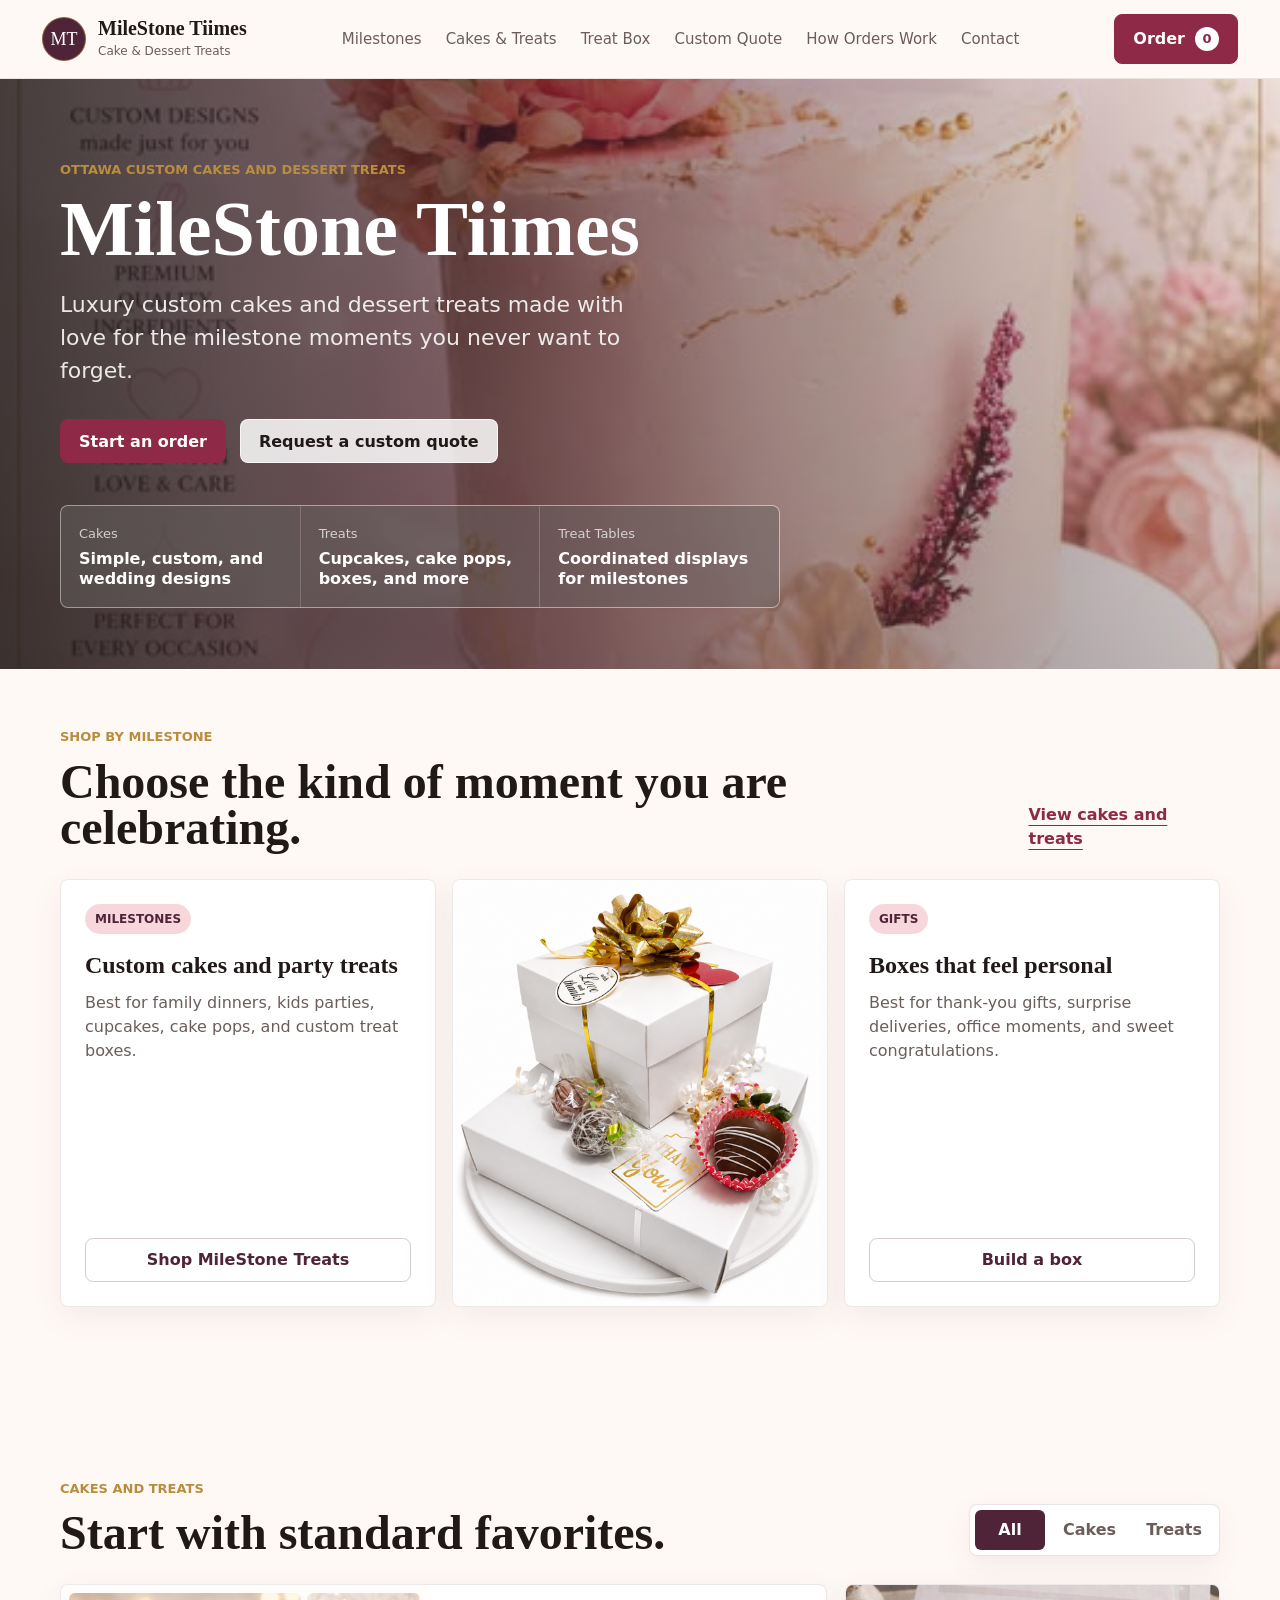
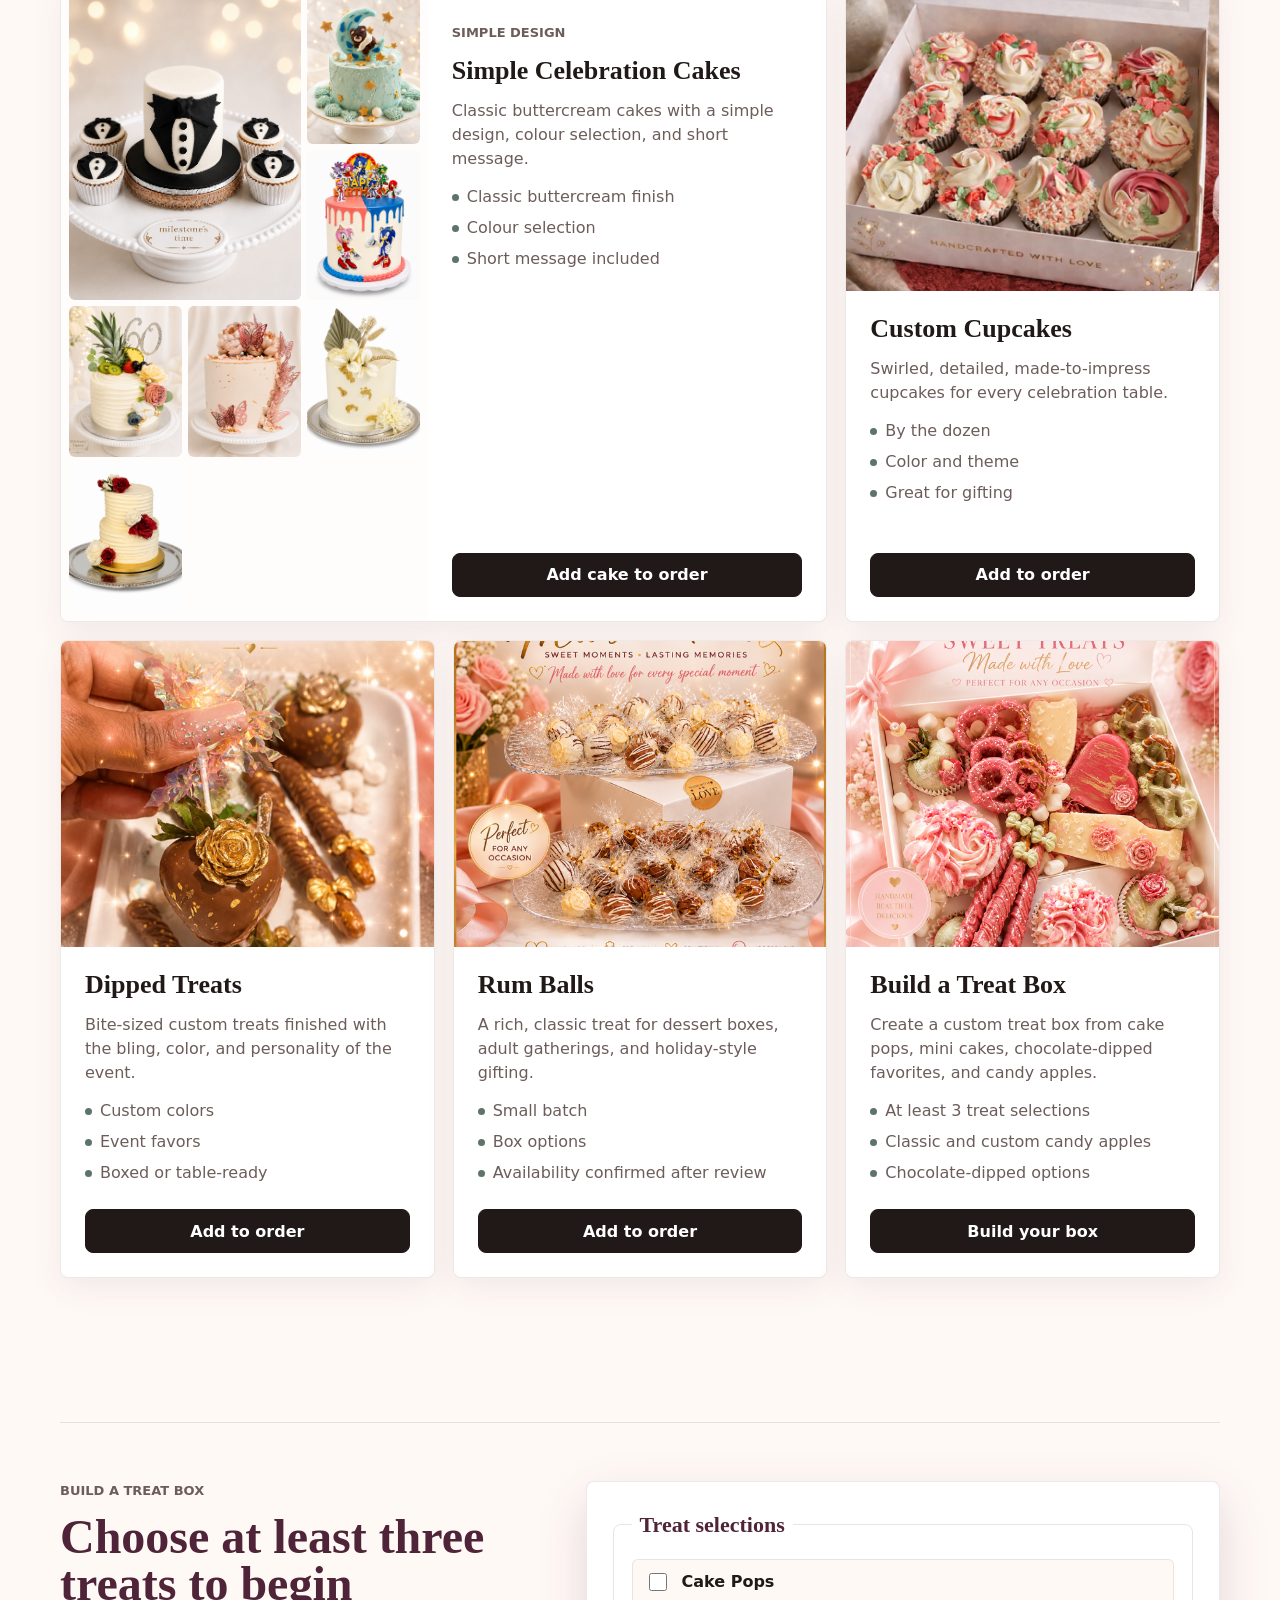
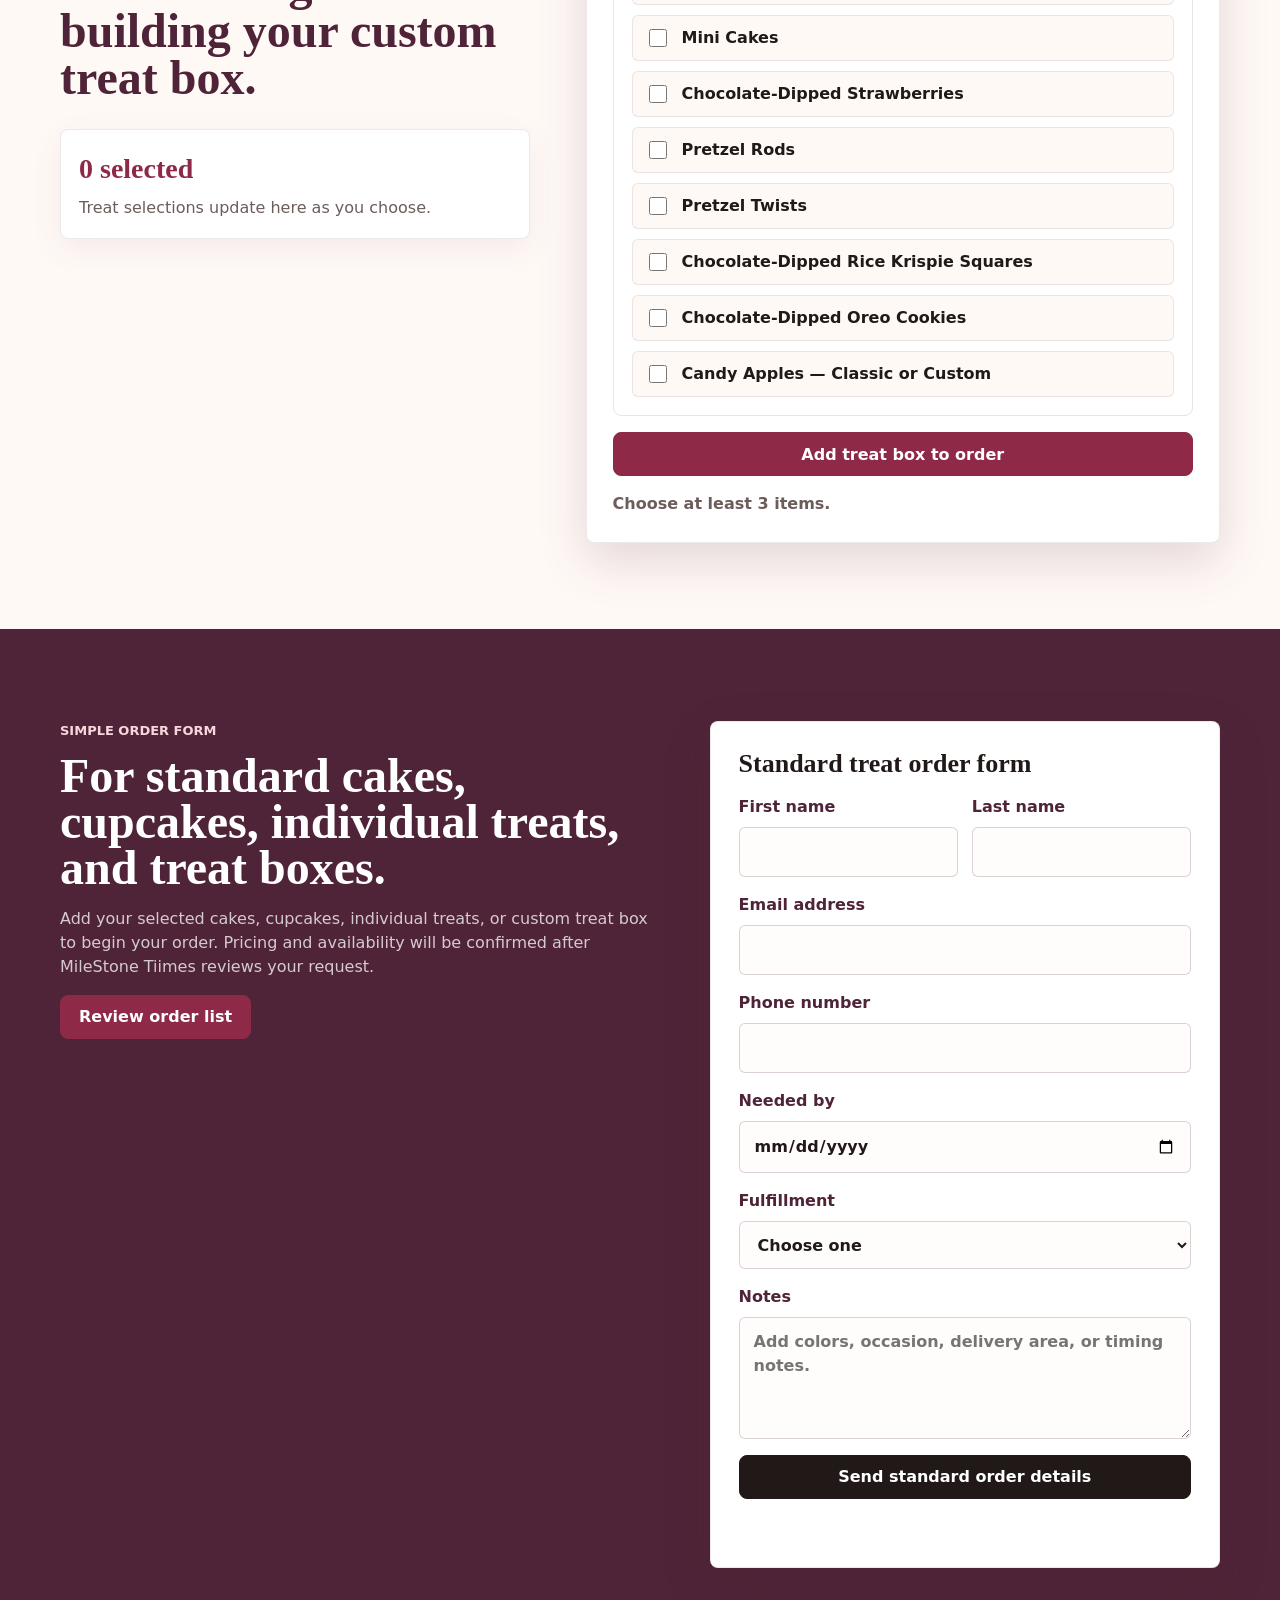
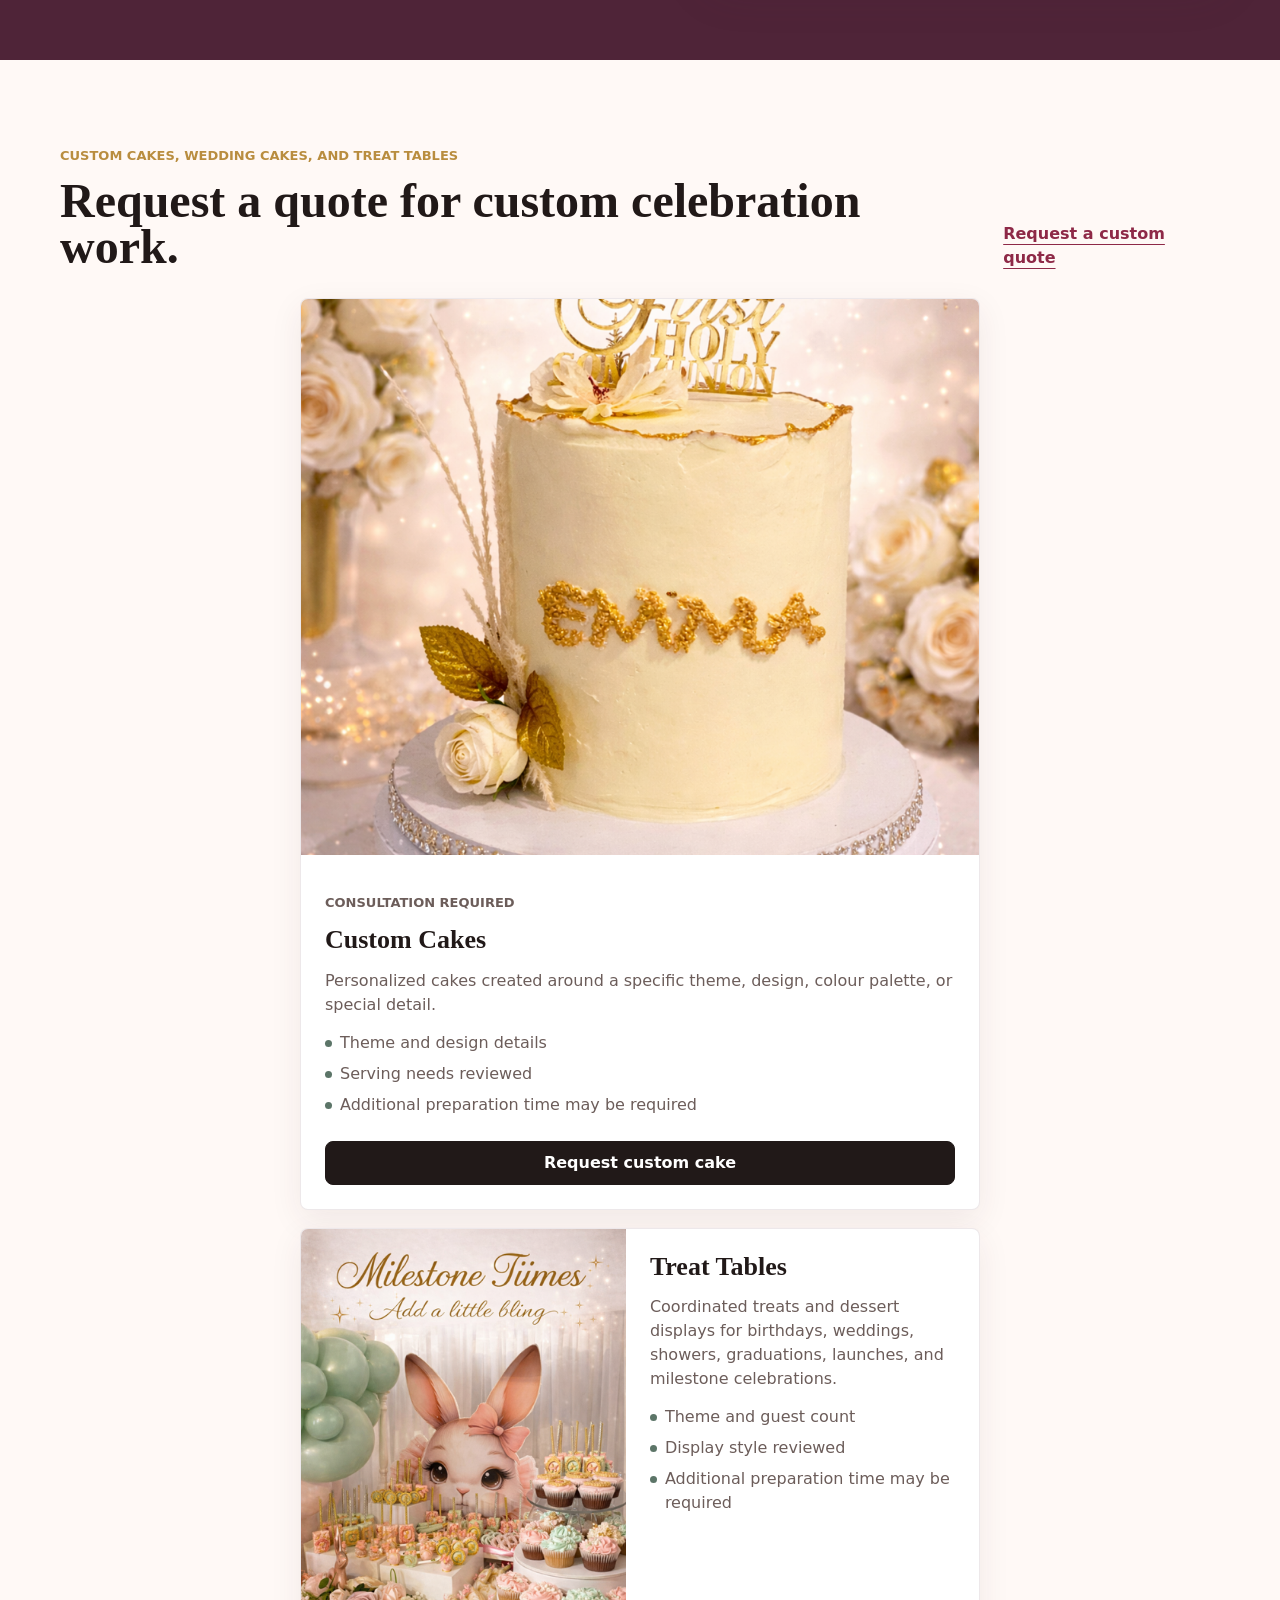
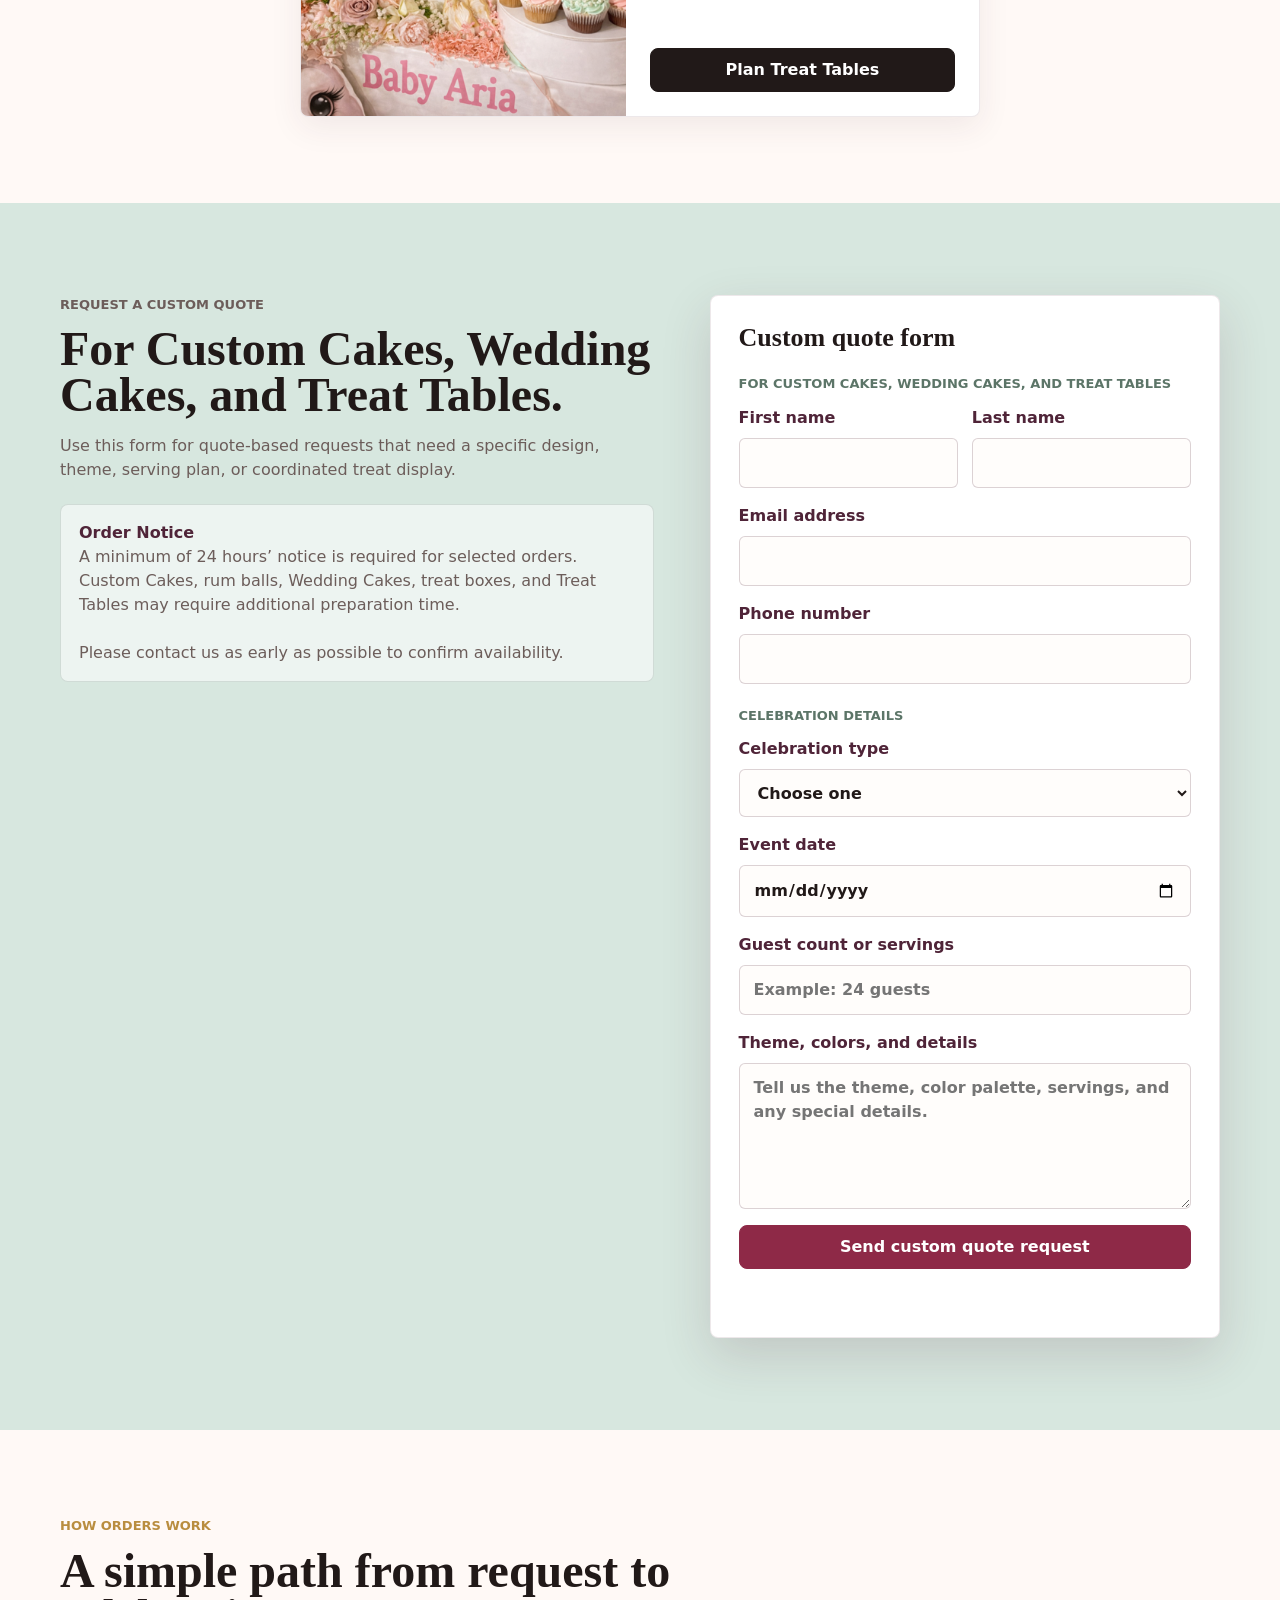
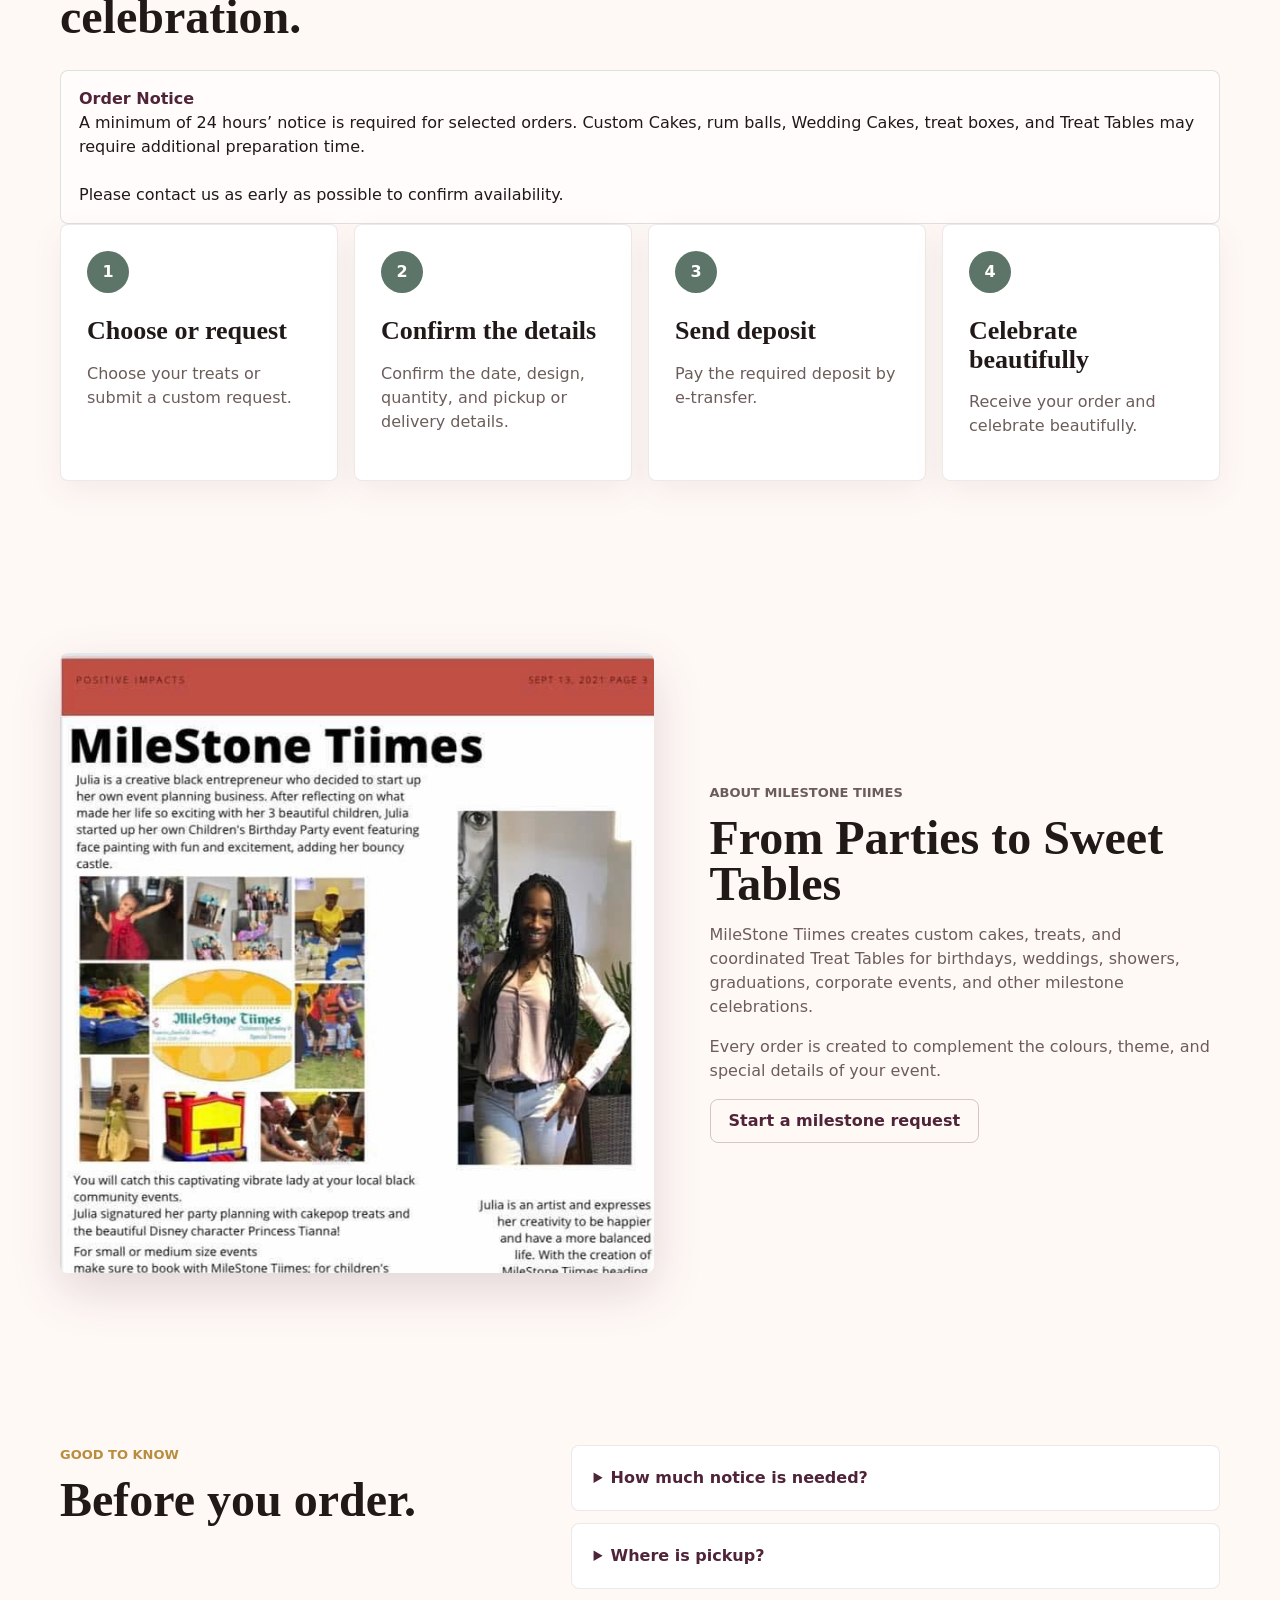
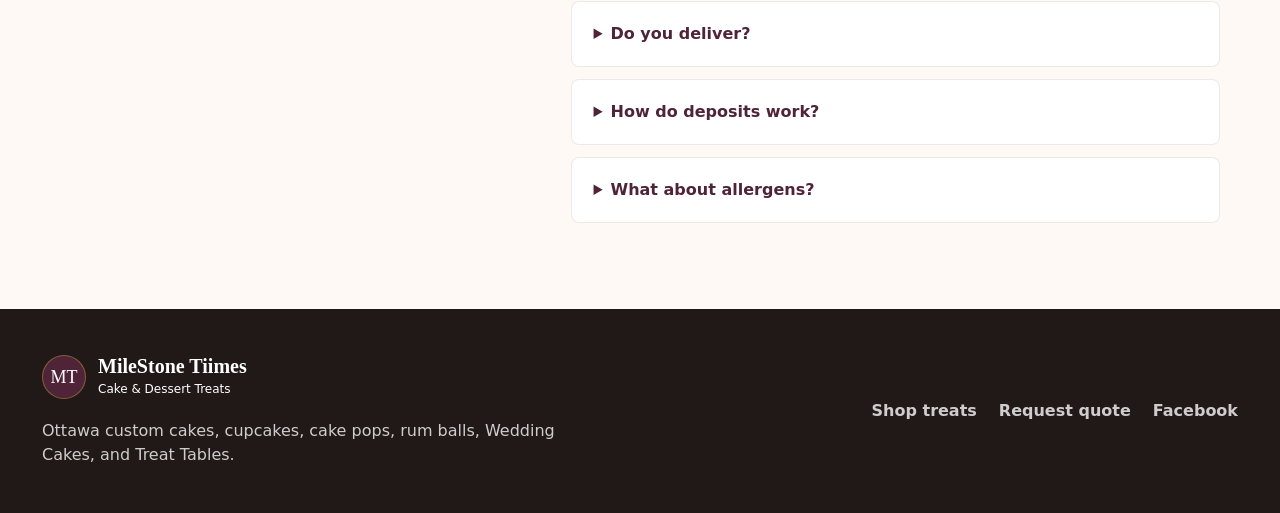
<file: index.html>
<!doctype html>
<html lang="en">
  <head>
    <meta charset="utf-8">
    <meta name="viewport" content="width=device-width, initial-scale=1">
    <title>MileStone Tiimes | Custom Cakes and Dessert Treats in Ottawa</title>
    <meta
      name="description"
      content="Luxury custom cakes and dessert treats made with love for milestone celebrations and events in Ottawa."
    >
    <meta property="og:title" content="MileStone Tiimes">
    <meta
      property="og:description"
      content="Custom Cakes, cupcakes, cake pops, rum balls, Treat Tables, and Wedding Cakes for Ottawa milestone moments."
    >
    <meta property="og:image" content="assets/images/custom-cake-promo.jpg">
    <link rel="stylesheet" href="styles.css">
  </head>
  <body>
    <header class="site-header" data-header>
      <a class="brand" href="#top" aria-label="MileStone Tiimes home">
        <span class="brand-mark">MT</span>
        <span>
          <strong>MileStone Tiimes</strong>
          <small>Cake & Dessert Treats</small>
        </span>
      </a>

      <button class="nav-toggle" type="button" aria-expanded="false" aria-controls="site-nav">
        <span class="sr-only">Open menu</span>
        <span></span>
        <span></span>
      </button>

      <nav class="site-nav" id="site-nav" aria-label="Primary navigation">
        <a href="#milestones">Milestones</a>
        <a href="#shop">Cakes &amp; Treats</a>
        <a href="#treat-box">Treat Box</a>
        <a href="#custom">Custom Quote</a>
        <a href="#how-orders-work">How Orders Work</a>
        <a href="#contact">Contact</a>
      </nav>

      <button class="cart-button" type="button" data-open-cart>
        <span>Order</span>
        <strong data-cart-count>0</strong>
      </button>
    </header>

    <main id="top">
      <section class="hero" aria-labelledby="hero-title">
        <div class="hero-media" aria-hidden="true">
          <img src="assets/images/custom-cake-promo.jpg" alt="">
        </div>
        <div class="hero-overlay"></div>
        <div class="hero-inner">
          <p class="eyebrow">Ottawa custom cakes and dessert treats</p>
          <h1 id="hero-title">MileStone Tiimes</h1>
          <p class="hero-copy">
            Luxury custom cakes and dessert treats made with love for the milestone
            moments you never want to forget.
          </p>
          <div class="hero-actions" aria-label="Primary actions">
            <a class="button button-primary" href="#shop">Start an order</a>
            <a class="button button-soft" href="#custom">Request a custom quote</a>
          </div>
          <dl class="hero-facts" aria-label="Ordering facts">
            <div>
              <dt>Cakes</dt>
              <dd>Simple, custom, and wedding designs</dd>
            </div>
            <div>
              <dt>Treats</dt>
              <dd>Cupcakes, cake pops, boxes, and more</dd>
            </div>
            <div>
              <dt>Treat Tables</dt>
              <dd>Coordinated displays for milestones</dd>
            </div>
          </dl>
        </div>
      </section>

      <section class="section occasion-section" id="milestones" aria-labelledby="occasion-title">
        <div class="section-heading">
          <div>
            <p class="section-kicker">Shop by milestone</p>
            <h2 id="occasion-title">Choose the kind of moment you are celebrating.</h2>
          </div>
          <a class="text-link" href="#shop">View cakes and treats</a>
        </div>

        <div class="milestone-grid">
          <article>
            <span>MileStones</span>
            <h3>Custom cakes and party treats</h3>
            <p>Best for family dinners, kids parties, cupcakes, cake pops, and custom treat boxes.</p>
            <button class="button button-soft-outline" type="button" data-scroll-target="#shop">Shop MileStone Treats</button>
          </article>
          <figure class="milestone-image">
            <img src="assets/images/milestone-gift-box.png" alt="Gift box with chocolate-dipped strawberries and wrapped treats">
          </figure>
          <article>
            <span>Gifts</span>
            <h3>Boxes that feel personal</h3>
            <p>Best for thank-you gifts, surprise deliveries, office moments, and sweet congratulations.</p>
            <button class="button button-soft-outline" type="button" data-scroll-target="#treat-box">Build a box</button>
          </article>
        </div>
      </section>

      <section class="section shop-section" id="shop" aria-labelledby="shop-title">
        <div class="section-heading">
          <div>
            <p class="section-kicker">Cakes and Treats</p>
            <h2 id="shop-title">Start with standard favorites.</h2>
          </div>
          <div class="filter-controls" aria-label="Filter products">
            <button class="filter-button is-active" type="button" data-filter="all">All</button>
            <button class="filter-button" type="button" data-filter="cakes">Cakes</button>
            <button class="filter-button" type="button" data-filter="treats">Treats</button>
          </div>
        </div>

        <div class="product-grid" data-products>
          <article class="product-card product-card-wide cake-showcase-card" data-category="cakes">
            <div class="cake-gallery" aria-label="Simple Celebration Cakes gallery">
              <img class="cake-gallery-feature" src="assets/images/cake-gallery-tuxedo.png" alt="Tuxedo-inspired cake with matching cupcakes">
              <img src="assets/images/cake-gallery-moon-bear.png" alt="Moon and teddy bear celebration cake">
              <img src="assets/images/cake-gallery-character-birthday.png" alt="Colourful character birthday cake">
              <img src="assets/images/cake-gallery-floral-fruit.png" alt="Floral fruit cake with sixtieth birthday topper">
              <img src="assets/images/cake-gallery-butterfly.png" alt="Pink butterfly celebration cake">
              <img src="assets/images/cake-gallery-gold-floral.png" alt="Cream and gold floral celebration cake">
              <img src="assets/images/cake-gallery-two-tier-roses.png" alt="Two-tier cake with red and white roses">
            </div>
            <div class="product-body">
              <p class="product-type">Simple design</p>
              <h3>Simple Celebration Cakes</h3>
              <p>Classic buttercream cakes with a simple design, colour selection, and short message.</p>
              <ul>
                <li>Classic buttercream finish</li>
                <li>Colour selection</li>
                <li>Short message included</li>
              </ul>
              <button class="button button-dark" type="button" data-add-product="Simple Celebration Cake">Add cake to order</button>
            </div>
          </article>

          <article class="product-card" data-category="treats">
            <img src="assets/images/custom-cupcakes-box.png" alt="Box of pink and cream MileStone Tiimes custom cupcakes">
            <div class="product-body">
              <h3>Custom Cupcakes</h3>
              <p>Swirled, detailed, made-to-impress cupcakes for every celebration table.</p>
              <ul>
                <li>By the dozen</li>
                <li>Color and theme</li>
                <li>Great for gifting</li>
              </ul>
              <button class="button button-dark" type="button" data-add-product="Custom Cupcakes">Add to order</button>
            </div>
          </article>

          <article class="product-card" data-category="treats">
            <img src="assets/images/dipped-treats-gold-strawberries.png" alt="Chocolate-dipped strawberries and pretzel rods with gold details">
            <div class="product-body">
              <h3>Dipped Treats</h3>
              <p>Bite-sized custom treats finished with the bling, color, and personality of the event.</p>
              <ul>
                <li>Custom colors</li>
                <li>Event favors</li>
                <li>Boxed or table-ready</li>
              </ul>
              <button class="button button-dark" type="button" data-add-product="Dipped Treats">Add to order</button>
            </div>
          </article>

          <article class="product-card" data-category="treats">
            <img src="assets/images/rum-balls-sweet-moments.png" alt="Rum balls and wrapped sweet treats on silver trays">
            <div class="product-body">
              <h3>Rum Balls</h3>
              <p>A rich, classic treat for dessert boxes, adult gatherings, and holiday-style gifting.</p>
              <ul>
                <li>Small batch</li>
                <li>Box options</li>
                <li>Availability confirmed after review</li>
              </ul>
              <button class="button button-dark" type="button" data-add-product="Rum Balls">Add to order</button>
            </div>
          </article>

          <article class="product-card" data-category="treats">
            <img src="assets/images/treat-box-sweet-treats.png" alt="Pink custom treat box filled with dipped strawberries, pretzels, and sweet treats">
            <div class="product-body">
              <h3>Build a Treat Box</h3>
              <p>Create a custom treat box from cake pops, mini cakes, chocolate-dipped favorites, and candy apples.</p>
              <ul>
                <li>At least 3 treat selections</li>
                <li>Classic and custom candy apples</li>
                <li>Chocolate-dipped options</li>
              </ul>
              <button class="button button-dark" type="button" data-scroll-target="#treat-box">Build your box</button>
            </div>
          </article>
        </div>
      </section>

      <section class="section treat-box-section" id="treat-box" aria-labelledby="treat-box-title">
        <div class="treat-box-layout">
          <div>
            <p class="section-kicker">Build a Treat Box</p>
            <h2 id="treat-box-title">Choose at least three treats to begin building your custom treat box.</h2>
            <div class="treat-box-note">
              <strong data-treat-box-count>0 selected</strong>
              <span>Treat selections update here as you choose.</span>
            </div>
          </div>

          <form class="treat-box-builder" id="treat-box-builder">
            <fieldset>
              <legend>Treat selections</legend>
              <label class="treat-option">
                <input type="checkbox" name="treats" value="Cake Pops">
                <span>Cake Pops</span>
              </label>
              <label class="treat-option">
                <input type="checkbox" name="treats" value="Mini Cakes">
                <span>Mini Cakes</span>
              </label>
              <label class="treat-option">
                <input type="checkbox" name="treats" value="Chocolate-Dipped Strawberries">
                <span>Chocolate-Dipped Strawberries</span>
              </label>
              <label class="treat-option">
                <input type="checkbox" name="treats" value="Pretzel Rods">
                <span>Pretzel Rods</span>
              </label>
              <label class="treat-option">
                <input type="checkbox" name="treats" value="Pretzel Twists">
                <span>Pretzel Twists</span>
              </label>
              <label class="treat-option">
                <input type="checkbox" name="treats" value="Chocolate-Dipped Rice Krispie Squares">
                <span>Chocolate-Dipped Rice Krispie Squares</span>
              </label>
              <label class="treat-option">
                <input type="checkbox" name="treats" value="Chocolate-Dipped Oreo Cookies">
                <span>Chocolate-Dipped Oreo Cookies</span>
              </label>
              <label class="treat-option">
                <input type="checkbox" name="treats" value="Candy Apples - Classic or Custom">
                <span>Candy Apples &mdash; Classic or Custom</span>
              </label>
            </fieldset>

            <button class="button button-primary" type="submit">Add treat box to order</button>
            <p class="form-note" data-treat-box-status aria-live="polite">Choose at least 3 items.</p>
          </form>
        </div>
      </section>

      <section class="section checkout-section" id="checkout" aria-labelledby="checkout-title">
        <div class="checkout-grid">
          <div>
            <p class="section-kicker">Simple order form</p>
            <h2 id="checkout-title">For standard cakes, cupcakes, individual treats, and treat boxes.</h2>
            <p>
              Add your selected cakes, cupcakes, individual treats, or custom treat box to begin your order.
              Pricing and availability will be confirmed after MileStone Tiimes reviews your request.
            </p>
            <button class="button button-primary" type="button" data-open-cart>Review order list</button>
          </div>

          <form class="checkout-form" id="checkout-form">
            <h3>Standard treat order form</h3>
            <div class="field-row">
              <label>
                First name
                <input type="text" name="firstName" autocomplete="given-name" required>
              </label>
              <label>
                Last name
                <input type="text" name="lastName" autocomplete="family-name" required>
              </label>
            </div>
            <label>
              Email address
              <input type="email" name="email" autocomplete="email" required>
            </label>
            <label>
              Phone number
              <input type="tel" name="phone" autocomplete="tel" required>
            </label>
            <label>
              Needed by
              <input type="date" name="neededBy" required>
            </label>
            <label>
              Fulfillment
              <select name="fulfillment" required>
                <option value="">Choose one</option>
                <option>Gloucester-area pickup</option>
                <option>Ottawa local delivery</option>
              </select>
            </label>
            <label>
              Notes
              <textarea name="notes" rows="4" placeholder="Add colors, occasion, delivery area, or timing notes."></textarea>
            </label>
            <button class="button button-dark" type="submit">Send standard order details</button>
            <p class="form-note" data-checkout-status aria-live="polite"></p>
            <div class="handoff-panel is-hidden" data-checkout-handoff>
              <p>Order details are ready for Julia.</p>
              <div class="handoff-actions">
                <a class="button button-primary" href="#" data-checkout-email>Open email</a>
                <a class="button button-soft-outline" href="#" data-checkout-dm target="_blank" rel="noreferrer">Open Facebook DM</a>
                <button class="button button-dark" type="button" data-copy-checkout>Copy details</button>
              </div>
              <textarea data-checkout-summary rows="7" readonly aria-label="Order summary"></textarea>
            </div>
          </form>
        </div>
      </section>

      <section class="section services-section" id="services" aria-labelledby="services-title">
        <div class="section-heading">
          <div>
            <p class="section-kicker">Custom Cakes, Wedding Cakes, and Treat Tables</p>
            <h2 id="services-title">Request a quote for custom celebration work.</h2>
          </div>
          <a class="text-link" href="#custom">Request a custom quote</a>
        </div>

        <div class="product-grid services-grid">
          <article class="product-card service-feature-card">
            <img src="assets/images/wedding-shower-cake-placeholder.png" alt="Elegant white and gold celebration cake">
            <div class="product-body">
              <p class="product-type">Consultation required</p>
              <h3>Custom Cakes</h3>
              <p>Personalized cakes created around a specific theme, design, colour palette, or special detail.</p>
              <ul>
                <li>Theme and design details</li>
                <li>Serving needs reviewed</li>
                <li>Additional preparation time may be required</li>
              </ul>
              <button class="button button-dark" type="button" data-quote="Custom Cakes">Request custom cake</button>
            </div>
          </article>

          <article class="product-card product-card-wide">
            <img src="assets/images/treat-tables-baby-aria.png" alt="Pastel baby shower Treat Tables display with cupcakes and custom sweets">
            <div class="product-body">
              <h3>Treat Tables</h3>
              <p>Coordinated treats and dessert displays for birthdays, weddings, showers, graduations, launches, and milestone celebrations.</p>
              <ul>
                <li>Theme and guest count</li>
                <li>Display style reviewed</li>
                <li>Additional preparation time may be required</li>
              </ul>
              <button class="button button-dark" type="button" data-quote="Treat Tables">Plan Treat Tables</button>
            </div>
          </article>
        </div>
      </section>

      <section class="section custom-section" id="custom" aria-labelledby="custom-title">
        <div class="split-layout">
          <div class="custom-copy">
            <p class="section-kicker">Request a Custom Quote</p>
            <h2 id="custom-title">For Custom Cakes, Wedding Cakes, and Treat Tables.</h2>
            <p>
              Use this form for quote-based requests that need a specific design,
              theme, serving plan, or coordinated treat display.
            </p>
            <p class="order-notice-copy">
              <strong>Order Notice</strong><br>
              A minimum of 24 hours&rsquo; notice is required for selected orders. Custom Cakes,
              rum balls, Wedding Cakes, treat boxes, and Treat Tables may require additional
              preparation time.<br><br>
              Please contact us as early as possible to confirm availability.
            </p>
          </div>

          <form class="quote-form" id="quote-form">
            <h3>Custom quote form</h3>
            <p class="form-subhead">For Custom Cakes, Wedding Cakes, and Treat Tables</p>
            <div class="field-row">
              <label>
                First name
                <input type="text" name="firstName" autocomplete="given-name" required>
              </label>
              <label>
                Last name
                <input type="text" name="lastName" autocomplete="family-name" required>
              </label>
            </div>
            <label>
              Email address
              <input type="email" name="email" autocomplete="email" required>
            </label>
            <label>
              Phone number
              <input type="tel" name="phone" autocomplete="tel" required>
            </label>
            <p class="form-subhead">Celebration details</p>
            <label>
              Celebration type
              <select name="eventType" id="event-type" required>
                <option value="">Choose one</option>
                <option>Custom Cakes</option>
                <option>Wedding Cakes</option>
                <option>Treat Tables</option>
              </select>
            </label>
            <label>
              Event date
              <input type="date" name="eventDate" required>
            </label>
            <label>
              Guest count or servings
              <input type="text" name="servings" placeholder="Example: 24 guests">
            </label>
            <label>
              Theme, colors, and details
              <textarea name="details" rows="5" placeholder="Tell us the theme, color palette, servings, and any special details."></textarea>
            </label>
            <button class="button button-primary" type="submit">Send custom quote request</button>
            <p class="form-note" data-quote-status aria-live="polite"></p>
            <div class="handoff-panel is-hidden" data-quote-handoff>
              <p>Quote details are ready for Julia.</p>
              <div class="handoff-actions">
                <a class="button button-primary" href="#" data-quote-email>Open email</a>
                <a class="button button-soft-outline" href="#" data-quote-dm target="_blank" rel="noreferrer">Open Facebook DM</a>
                <button class="button button-dark" type="button" data-copy-quote>Copy details</button>
              </div>
              <textarea data-quote-summary rows="7" readonly aria-label="Quote request summary"></textarea>
            </div>
          </form>
        </div>
      </section>

      <section class="section process-section" id="how-orders-work" aria-labelledby="process-title">
        <p class="section-kicker">How orders work</p>
        <h2 id="process-title">A simple path from request to celebration.</h2>
        <div class="order-notice-copy">
          <strong>Order Notice</strong><br>
          A minimum of 24 hours&rsquo; notice is required for selected orders. Custom Cakes,
          rum balls, Wedding Cakes, treat boxes, and Treat Tables may require additional
          preparation time.<br><br>
          Please contact us as early as possible to confirm availability.
        </div>
        <div class="process-grid">
          <article>
            <span>1</span>
            <h3>Choose or request</h3>
            <p>Choose your treats or submit a custom request.</p>
          </article>
          <article>
            <span>2</span>
            <h3>Confirm the details</h3>
            <p>Confirm the date, design, quantity, and pickup or delivery details.</p>
          </article>
          <article>
            <span>3</span>
            <h3>Send deposit</h3>
            <p>Pay the required deposit by e-transfer.</p>
          </article>
          <article>
            <span>4</span>
            <h3>Celebrate beautifully</h3>
            <p>Receive your order and celebrate beautifully.</p>
          </article>
        </div>
      </section>

      <section class="section founder-section" aria-labelledby="founder-title">
        <div class="founder-image">
          <img src="assets/images/hero-cake.jpg" alt="MileStone Tiimes founder and event planning feature">
        </div>
        <div>
          <p class="section-kicker">About MileStone Tiimes</p>
          <h2 id="founder-title">From Parties to Sweet Tables</h2>
          <p>
            MileStone Tiimes creates custom cakes, treats, and coordinated Treat Tables
            for birthdays, weddings, showers, graduations, corporate events, and other
            milestone celebrations.
          </p>
          <p>
            Every order is created to complement the colours, theme, and special details
            of your event.
          </p>
          <a class="button button-soft-outline" href="#custom">Start a milestone request</a>
        </div>
      </section>

      <section class="section faq-section" aria-labelledby="faq-title">
        <div>
          <p class="section-kicker">Good to know</p>
          <h2 id="faq-title">Before you order.</h2>
        </div>
        <div class="faq-list">
          <details>
            <summary>How much notice is needed?</summary>
            <p>A minimum of 24 hours&rsquo; notice is required for selected orders. Custom Cakes, rum balls, Wedding Cakes, treat boxes, and Treat Tables may require additional preparation time. Please contact us as early as possible to confirm availability.</p>
          </details>
          <details>
            <summary>Where is pickup?</summary>
            <p>Pickup is in the Gloucester area of Ottawa. The exact address is confirmed after the order is accepted.</p>
          </details>
          <details>
            <summary>Do you deliver?</summary>
            <p>Local Ottawa delivery is available. Delivery details and timing are confirmed before the deposit is finalized.</p>
          </details>
          <details>
            <summary>How do deposits work?</summary>
            <p>Deposits are paid by e-transfer. The remaining balance is paid before pickup or delivery.</p>
          </details>
          <details>
            <summary>What about allergens?</summary>
            <p>Items may be prepared in a kitchen that handles common allergens. Share allergy concerns before ordering so the request can be reviewed.</p>
          </details>
        </div>
      </section>
    </main>

    <aside class="cart-drawer" aria-labelledby="cart-title" aria-hidden="true" data-cart-drawer>
      <div class="cart-panel">
        <div class="cart-header">
          <div>
            <p class="section-kicker">Order list</p>
            <h2 id="cart-title">Your Sweet Start</h2>
          </div>
          <button class="close-button" type="button" data-close-cart aria-label="Close order">x</button>
        </div>
        <div class="cart-items" data-cart-items>
          <p class="empty-cart">Add your selected cakes, cupcakes, individual treats, or custom treat box to begin your order.</p>
        </div>
        <div class="cart-summary">
          <p>Pricing and availability will be confirmed after MileStone Tiimes reviews your request.</p>
          <a class="button button-primary" href="#checkout" data-close-cart>Continue to details</a>
        </div>
      </div>
    </aside>

    <section class="confirmation-screen is-hidden" aria-hidden="true" role="dialog" aria-modal="true" aria-labelledby="confirmation-title" data-confirmation>
      <div class="confirmation-panel">
        <button class="close-button" type="button" data-confirmation-close aria-label="Close confirmation">x</button>
        <p class="section-kicker" data-confirmation-kicker>Request prepared</p>
        <h2 id="confirmation-title" data-confirmation-title>Thank you.</h2>
        <p data-confirmation-message>
          Your details are ready to send to MileStone Tiimes.
        </p>
        <div class="confirmation-steps" aria-label="Next steps">
          <div>
            <strong>1</strong>
            <span>Your email client should open with the full message prepared.</span>
          </div>
          <div>
            <strong>2</strong>
            <span>Press send in your email app, or copy the details and send them through Facebook DM.</span>
          </div>
          <div>
            <strong>3</strong>
            <span>Julia will review timing, details, deposit amount, and pickup or delivery.</span>
          </div>
        </div>
        <div class="handoff-actions confirmation-actions">
          <a class="button button-primary" href="#" data-confirmation-email>Open email again</a>
          <a class="button button-soft-outline" href="#" data-confirmation-dm target="_blank" rel="noreferrer">Open Facebook DM</a>
          <button class="button button-dark" type="button" data-confirmation-copy>Copy details</button>
        </div>
        <p class="form-note" data-confirmation-status aria-live="polite"></p>
        <textarea data-confirmation-summary rows="8" readonly aria-label="Prepared message summary"></textarea>
        <button class="button button-soft-outline" type="button" data-confirmation-close>Return to site</button>
      </div>
    </section>

    <footer class="site-footer" id="contact">
      <div>
        <a class="brand footer-brand" href="#top" aria-label="MileStone Tiimes home">
          <span class="brand-mark">MT</span>
          <span>
            <strong>MileStone Tiimes</strong>
            <small>Cake & Dessert Treats</small>
          </span>
        </a>
        <p>Ottawa custom cakes, cupcakes, cake pops, rum balls, Wedding Cakes, and Treat Tables.</p>
      </div>
      <div class="footer-links">
        <a href="#shop">Shop treats</a>
        <a href="#custom">Request quote</a>
        <a href="https://www.facebook.com/people/MileStone-Tiimes/100064224105993/" target="_blank" rel="noreferrer">Facebook</a>
      </div>
    </footer>

    <div class="mobile-action-bar" aria-label="Quick actions">
      <a href="#shop">Shop treats</a>
      <a href="#custom">Custom request</a>
    </div>

    <script src="script.js"></script>
  </body>
</html>
</file>
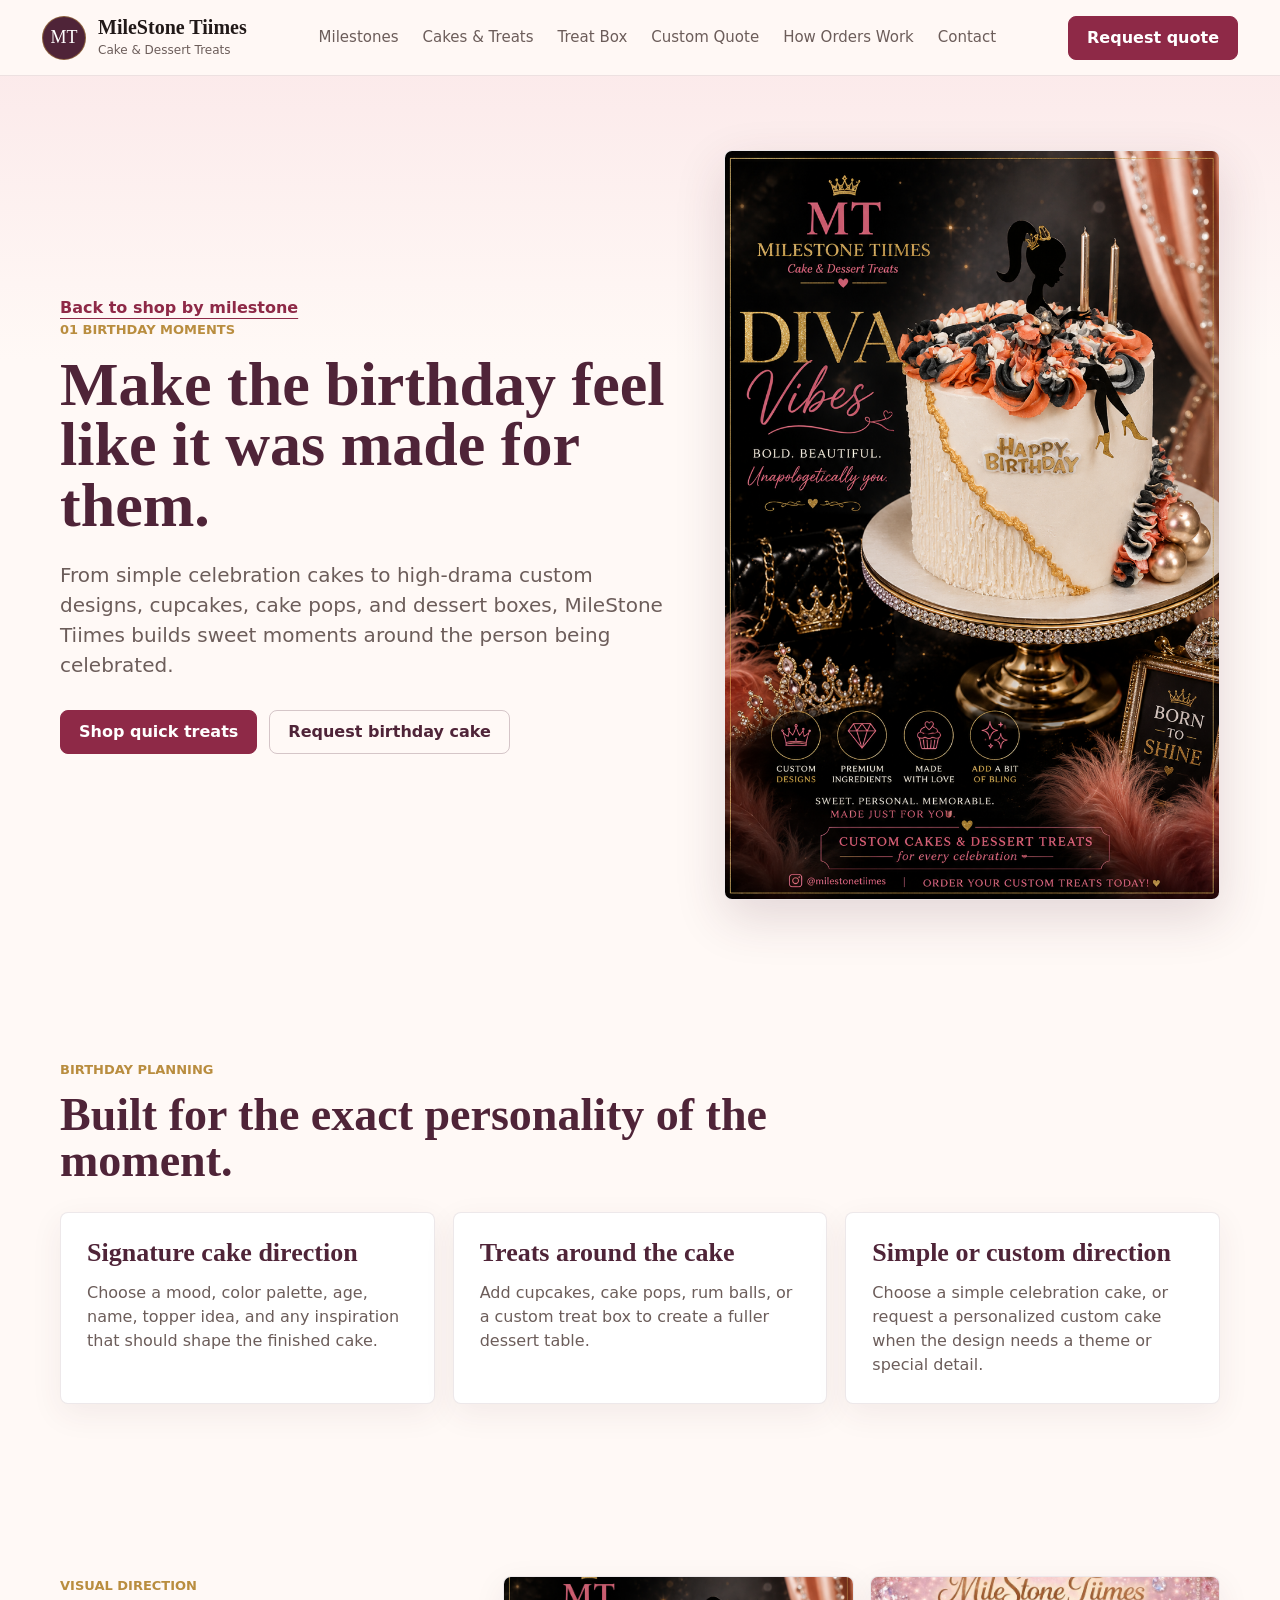
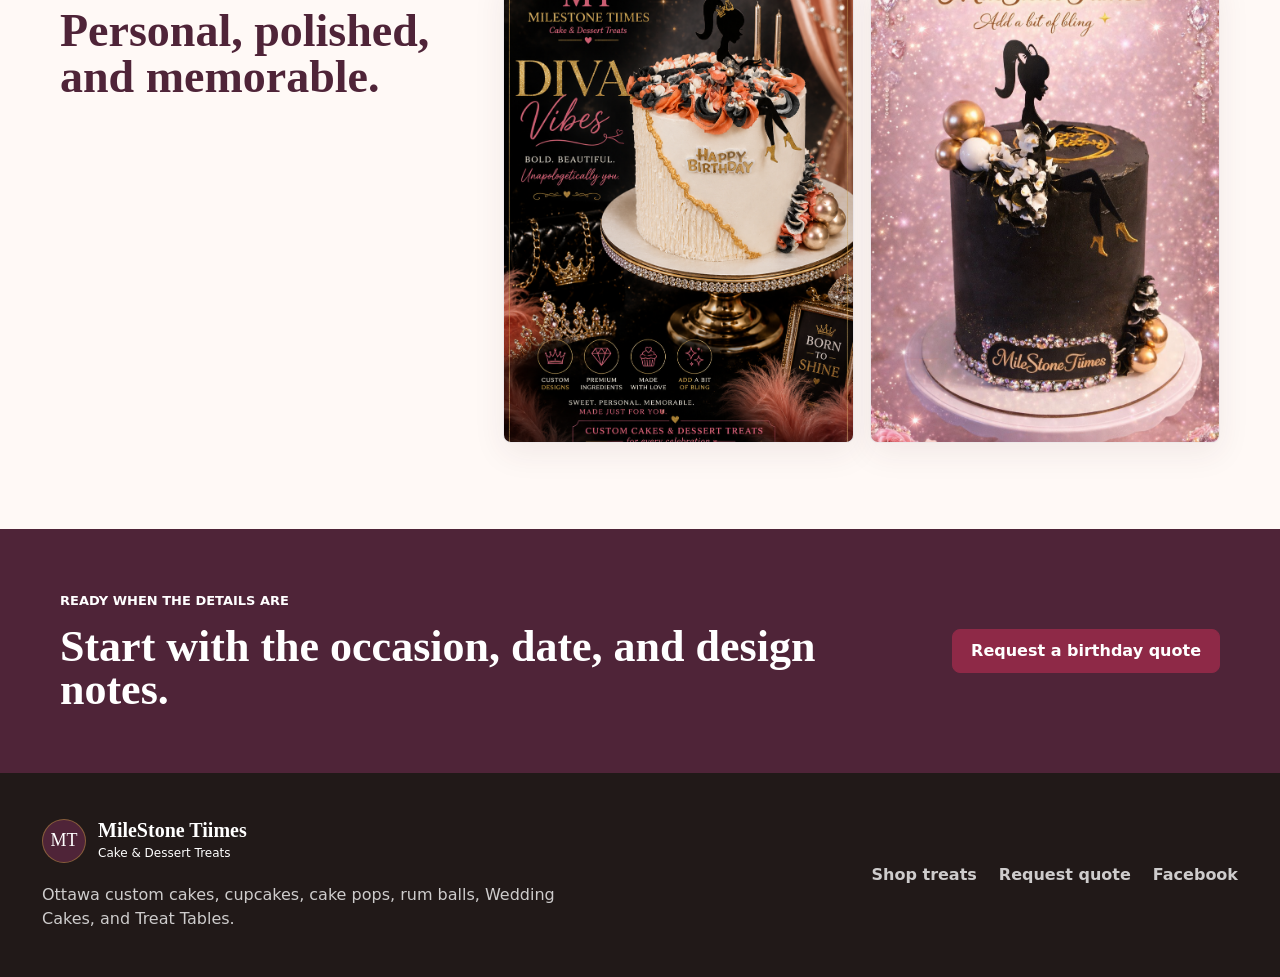
<file: birthday-moments.html>
<!doctype html>
<html lang="en">
  <head>
    <meta charset="utf-8">
    <meta name="viewport" content="width=device-width, initial-scale=1">
    <title>Birthday Moments | MileStone Tiimes</title>
    <meta
      name="description"
      content="Birthday cakes, cupcakes, cake pops, and dessert treats for personal milestone celebrations in Ottawa."
    >
    <meta property="og:title" content="Birthday Moments | MileStone Tiimes">
    <meta
      property="og:description"
      content="Plan custom birthday cakes and dessert treats that feel personal, polished, and celebration-ready."
    >
    <meta property="og:image" content="assets/images/birthday-diva-placeholder.png">
    <link rel="stylesheet" href="styles.css">
  </head>
  <body class="path-page">
    <header class="site-header" data-header>
      <a class="brand" href="index.html#top" aria-label="MileStone Tiimes home">
        <span class="brand-mark">MT</span>
        <span>
          <strong>MileStone Tiimes</strong>
          <small>Cake & Dessert Treats</small>
        </span>
      </a>

      <button class="nav-toggle" type="button" aria-expanded="false" aria-controls="site-nav">
        <span class="sr-only">Open menu</span>
        <span></span>
        <span></span>
      </button>

      <nav class="site-nav" id="site-nav" aria-label="Primary navigation">
        <a href="index.html#milestones">Milestones</a>
        <a href="index.html#shop">Cakes &amp; Treats</a>
        <a href="index.html#treat-box">Treat Box</a>
        <a href="index.html#custom">Custom Quote</a>
        <a href="index.html#how-orders-work">How Orders Work</a>
        <a href="index.html#contact">Contact</a>
      </nav>

      <a class="button button-primary header-cta" href="index.html#custom">Request quote</a>
    </header>

    <main id="top">
      <section class="path-hero">
        <div class="path-hero-copy">
          <a class="text-link" href="index.html#milestones">Back to shop by milestone</a>
          <p class="section-kicker">01 Birthday moments</p>
          <h1>Make the birthday feel like it was made for them.</h1>
          <p>
            From simple celebration cakes to high-drama custom designs, cupcakes, cake pops,
            and dessert boxes, MileStone Tiimes builds sweet moments around the person
            being celebrated.
          </p>
          <div class="path-actions">
            <a class="button button-primary" href="index.html#shop">Shop quick treats</a>
            <a class="button button-soft-outline" href="index.html#custom">Request birthday cake</a>
          </div>
        </div>
        <figure class="path-hero-image">
          <img src="assets/images/birthday-diva-placeholder.png" alt="Glam birthday cake by MileStone Tiimes">
        </figure>
      </section>

      <section class="section path-section" aria-labelledby="birthday-plan-title">
        <div class="path-section-heading">
          <p class="section-kicker">Birthday planning</p>
          <h2 id="birthday-plan-title">Built for the exact personality of the moment.</h2>
        </div>
        <div class="path-feature-grid">
          <article>
            <h3>Signature cake direction</h3>
            <p>Choose a mood, color palette, age, name, topper idea, and any inspiration that should shape the finished cake.</p>
          </article>
          <article>
            <h3>Treats around the cake</h3>
            <p>Add cupcakes, cake pops, rum balls, or a custom treat box to create a fuller dessert table.</p>
          </article>
          <article>
            <h3>Simple or custom direction</h3>
            <p>Choose a simple celebration cake, or request a personalized custom cake when the design needs a theme or special detail.</p>
          </article>
        </div>
      </section>

      <section class="section path-gallery-section" aria-labelledby="birthday-gallery-title">
        <div>
          <p class="section-kicker">Visual direction</p>
          <h2 id="birthday-gallery-title">Personal, polished, and memorable.</h2>
        </div>
        <div class="path-gallery">
          <img src="assets/images/birthday-diva-placeholder.png" alt="Diva birthday cake with black, gold, and blush styling">
          <img src="assets/images/birthday-black-gold-placeholder.png" alt="Black and gold custom birthday cake">
        </div>
      </section>

      <section class="path-cta" aria-label="Start birthday order">
        <div>
          <p class="section-kicker">Ready when the details are</p>
          <h2>Start with the occasion, date, and design notes.</h2>
        </div>
        <a class="button button-primary" href="index.html#custom">Request a birthday quote</a>
      </section>
    </main>

    <footer class="site-footer" id="contact">
      <div>
        <a class="brand footer-brand" href="index.html#top" aria-label="MileStone Tiimes home">
          <span class="brand-mark">MT</span>
          <span>
            <strong>MileStone Tiimes</strong>
            <small>Cake & Dessert Treats</small>
          </span>
        </a>
        <p>Ottawa custom cakes, cupcakes, cake pops, rum balls, Wedding Cakes, and Treat Tables.</p>
      </div>
      <div class="footer-links">
        <a href="index.html#shop">Shop treats</a>
        <a href="index.html#custom">Request quote</a>
        <a href="https://www.facebook.com/people/MileStone-Tiimes/100064224105993/" target="_blank" rel="noreferrer">Facebook</a>
      </div>
    </footer>

    <div class="mobile-action-bar" aria-label="Quick actions">
      <a href="index.html#shop">Shop treats</a>
      <a href="index.html#custom">Custom request</a>
    </div>

    <script>
      const header = document.querySelector("[data-header]");
      const navToggle = document.querySelector(".nav-toggle");
      navToggle.addEventListener("click", () => {
        const isOpen = header.classList.toggle("nav-open");
        navToggle.setAttribute("aria-expanded", String(isOpen));
      });
    </script>
  </body>
</html>
</file>
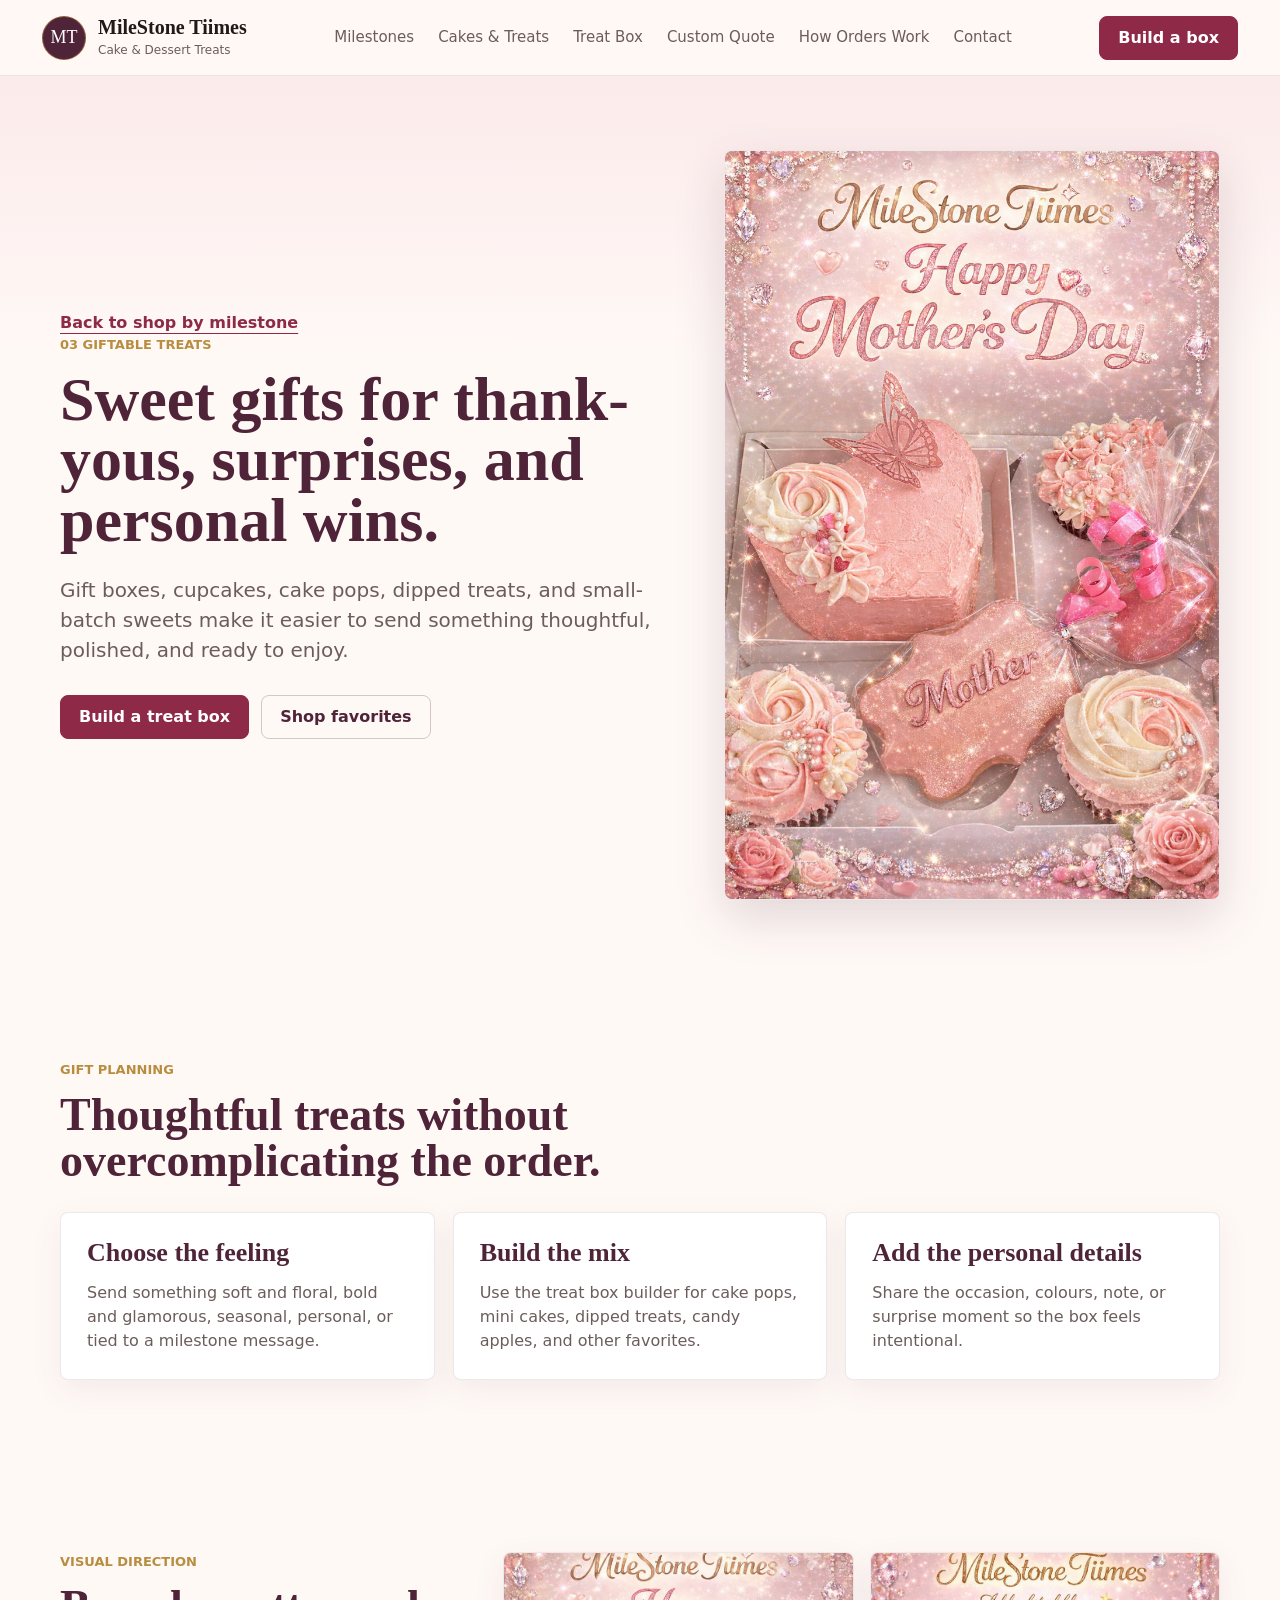
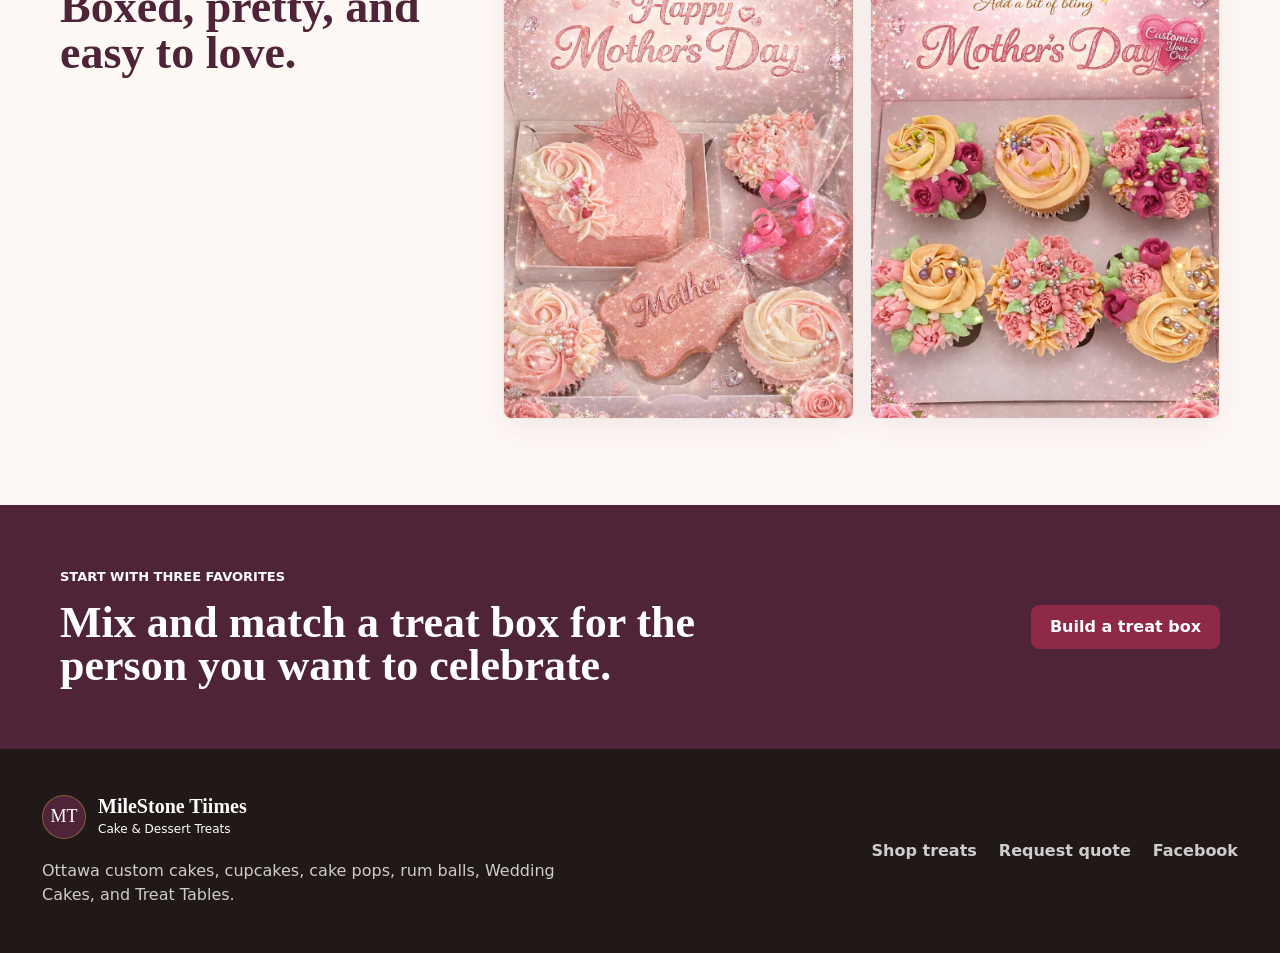
<file: giftable-treats.html>
<!doctype html>
<html lang="en">
  <head>
    <meta charset="utf-8">
    <meta name="viewport" content="width=device-width, initial-scale=1">
    <title>Giftable Treats | MileStone Tiimes</title>
    <meta
      name="description"
      content="Giftable cupcakes, cake pops, treat boxes, and dessert gifts for thank-you moments, surprise deliveries, and personal celebrations."
    >
    <meta property="og:title" content="Giftable Treats | MileStone Tiimes">
    <meta
      property="og:description"
      content="Build sweet gift boxes and small-batch treat moments for the people worth celebrating."
    >
    <meta property="og:image" content="assets/images/giftable-mothers-day-box-placeholder.png">
    <link rel="stylesheet" href="styles.css">
  </head>
  <body class="path-page">
    <header class="site-header" data-header>
      <a class="brand" href="index.html#top" aria-label="MileStone Tiimes home">
        <span class="brand-mark">MT</span>
        <span>
          <strong>MileStone Tiimes</strong>
          <small>Cake & Dessert Treats</small>
        </span>
      </a>

      <button class="nav-toggle" type="button" aria-expanded="false" aria-controls="site-nav">
        <span class="sr-only">Open menu</span>
        <span></span>
        <span></span>
      </button>

      <nav class="site-nav" id="site-nav" aria-label="Primary navigation">
        <a href="index.html#milestones">Milestones</a>
        <a href="index.html#shop">Cakes &amp; Treats</a>
        <a href="index.html#treat-box">Treat Box</a>
        <a href="index.html#custom">Custom Quote</a>
        <a href="index.html#how-orders-work">How Orders Work</a>
        <a href="index.html#contact">Contact</a>
      </nav>

      <a class="button button-primary header-cta" href="index.html#treat-box">Build a box</a>
    </header>

    <main id="top">
      <section class="path-hero">
        <div class="path-hero-copy">
          <a class="text-link" href="index.html#milestones">Back to shop by milestone</a>
          <p class="section-kicker">03 Giftable treats</p>
          <h1>Sweet gifts for thank-yous, surprises, and personal wins.</h1>
          <p>
            Gift boxes, cupcakes, cake pops, dipped treats, and small-batch sweets make
            it easier to send something thoughtful, polished, and ready to enjoy.
          </p>
          <div class="path-actions">
            <a class="button button-primary" href="index.html#treat-box">Build a treat box</a>
            <a class="button button-soft-outline" href="index.html#shop">Shop favorites</a>
          </div>
        </div>
        <figure class="path-hero-image">
          <img src="assets/images/giftable-mothers-day-box-placeholder.png" alt="Pink MileStone Tiimes giftable dessert box">
        </figure>
      </section>

      <section class="section path-section" aria-labelledby="gift-plan-title">
        <div class="path-section-heading">
          <p class="section-kicker">Gift planning</p>
          <h2 id="gift-plan-title">Thoughtful treats without overcomplicating the order.</h2>
        </div>
        <div class="path-feature-grid">
          <article>
            <h3>Choose the feeling</h3>
            <p>Send something soft and floral, bold and glamorous, seasonal, personal, or tied to a milestone message.</p>
          </article>
          <article>
            <h3>Build the mix</h3>
            <p>Use the treat box builder for cake pops, mini cakes, dipped treats, candy apples, and other favorites.</p>
          </article>
          <article>
            <h3>Add the personal details</h3>
            <p>Share the occasion, colours, note, or surprise moment so the box feels intentional.</p>
          </article>
        </div>
      </section>

      <section class="section path-gallery-section" aria-labelledby="gift-gallery-title">
        <div>
          <p class="section-kicker">Visual direction</p>
          <h2 id="gift-gallery-title">Boxed, pretty, and easy to love.</h2>
        </div>
        <div class="path-gallery">
          <img src="assets/images/giftable-mothers-day-box-placeholder.png" alt="Mother's Day dessert box with heart cake and cupcakes">
          <img src="assets/images/giftable-cupcake-box-placeholder.png" alt="Giftable floral cupcake box">
        </div>
      </section>

      <section class="path-cta" aria-label="Build giftable treat box">
        <div>
          <p class="section-kicker">Start with three favorites</p>
          <h2>Mix and match a treat box for the person you want to celebrate.</h2>
        </div>
        <a class="button button-primary" href="index.html#treat-box">Build a treat box</a>
      </section>
    </main>

    <footer class="site-footer" id="contact">
      <div>
        <a class="brand footer-brand" href="index.html#top" aria-label="MileStone Tiimes home">
          <span class="brand-mark">MT</span>
          <span>
            <strong>MileStone Tiimes</strong>
            <small>Cake & Dessert Treats</small>
          </span>
        </a>
        <p>Ottawa custom cakes, cupcakes, cake pops, rum balls, Wedding Cakes, and Treat Tables.</p>
      </div>
      <div class="footer-links">
        <a href="index.html#shop">Shop treats</a>
        <a href="index.html#custom">Request quote</a>
        <a href="https://www.facebook.com/people/MileStone-Tiimes/100064224105993/" target="_blank" rel="noreferrer">Facebook</a>
      </div>
    </footer>

    <div class="mobile-action-bar" aria-label="Quick actions">
      <a href="index.html#shop">Shop treats</a>
      <a href="index.html#custom">Custom request</a>
    </div>

    <script>
      const header = document.querySelector("[data-header]");
      const navToggle = document.querySelector(".nav-toggle");
      navToggle.addEventListener("click", () => {
        const isOpen = header.classList.toggle("nav-open");
        navToggle.setAttribute("aria-expanded", String(isOpen));
      });
    </script>
  </body>
</html>
</file>
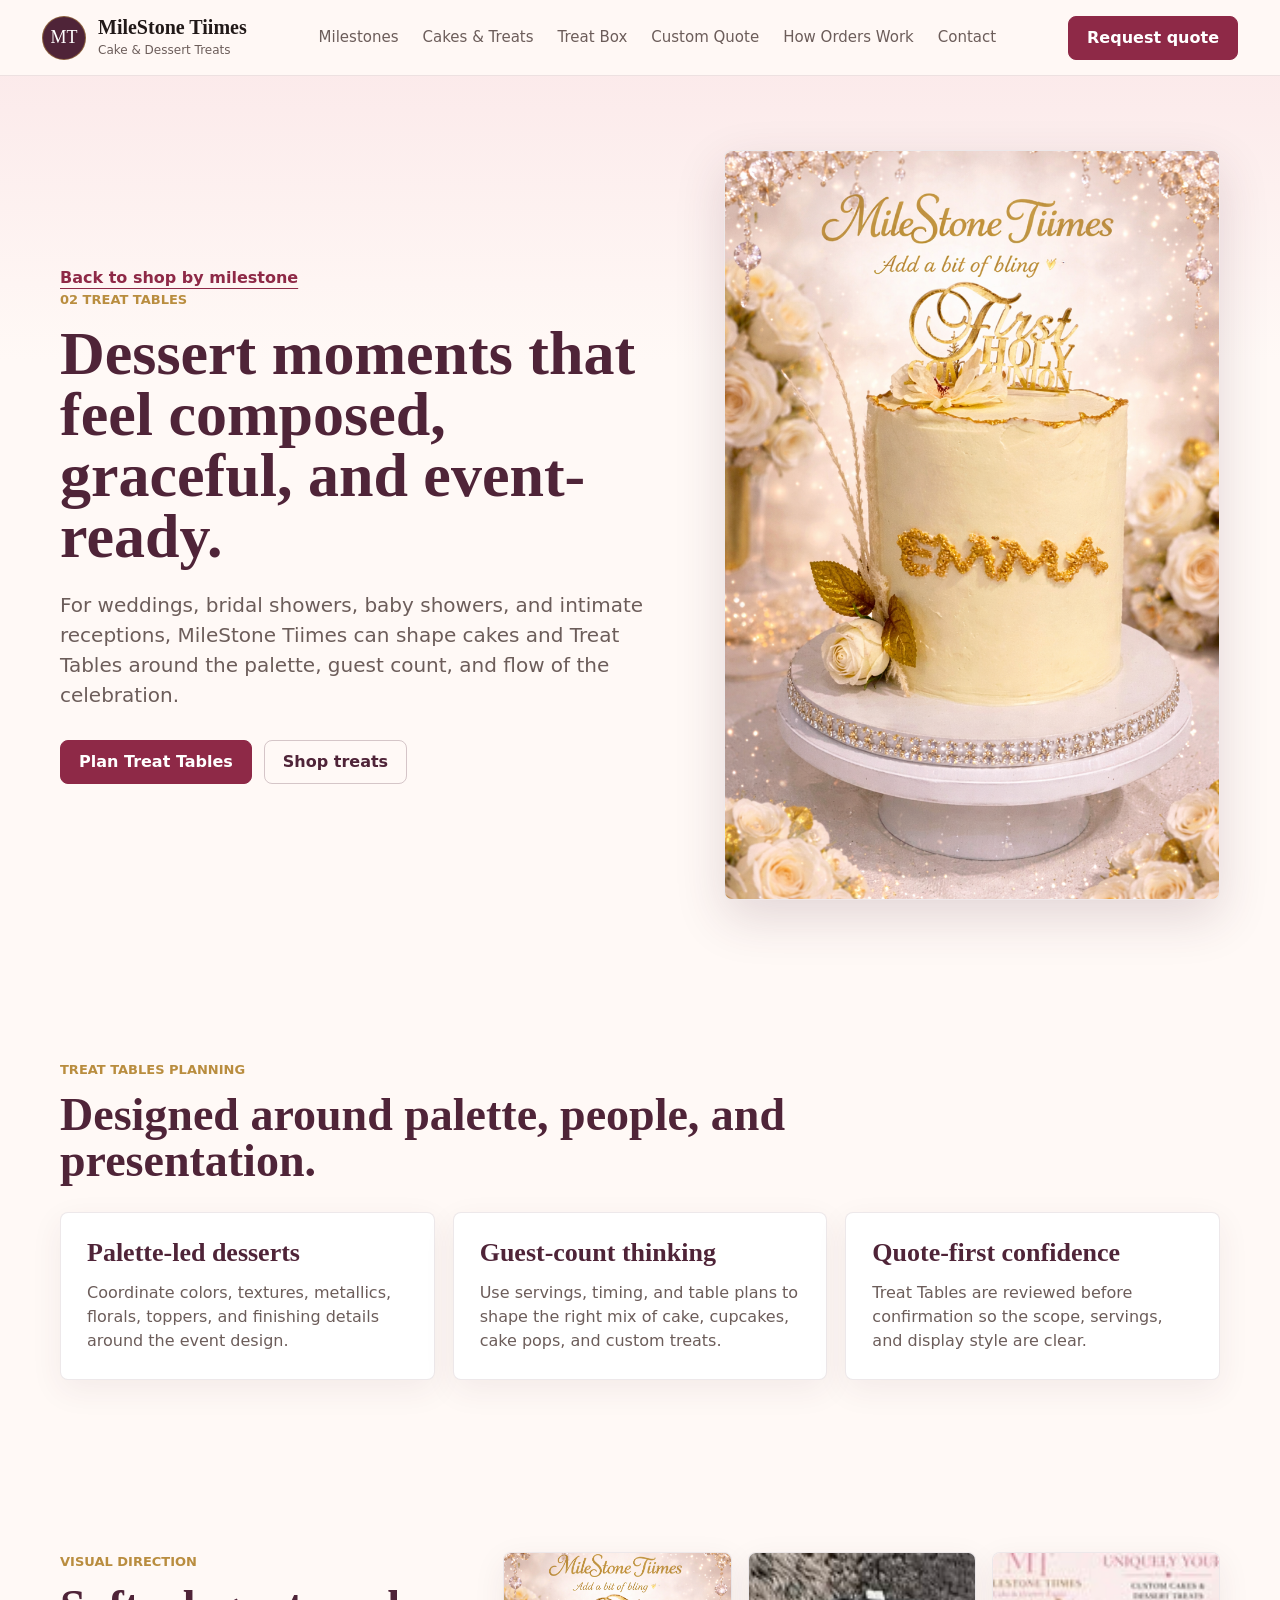
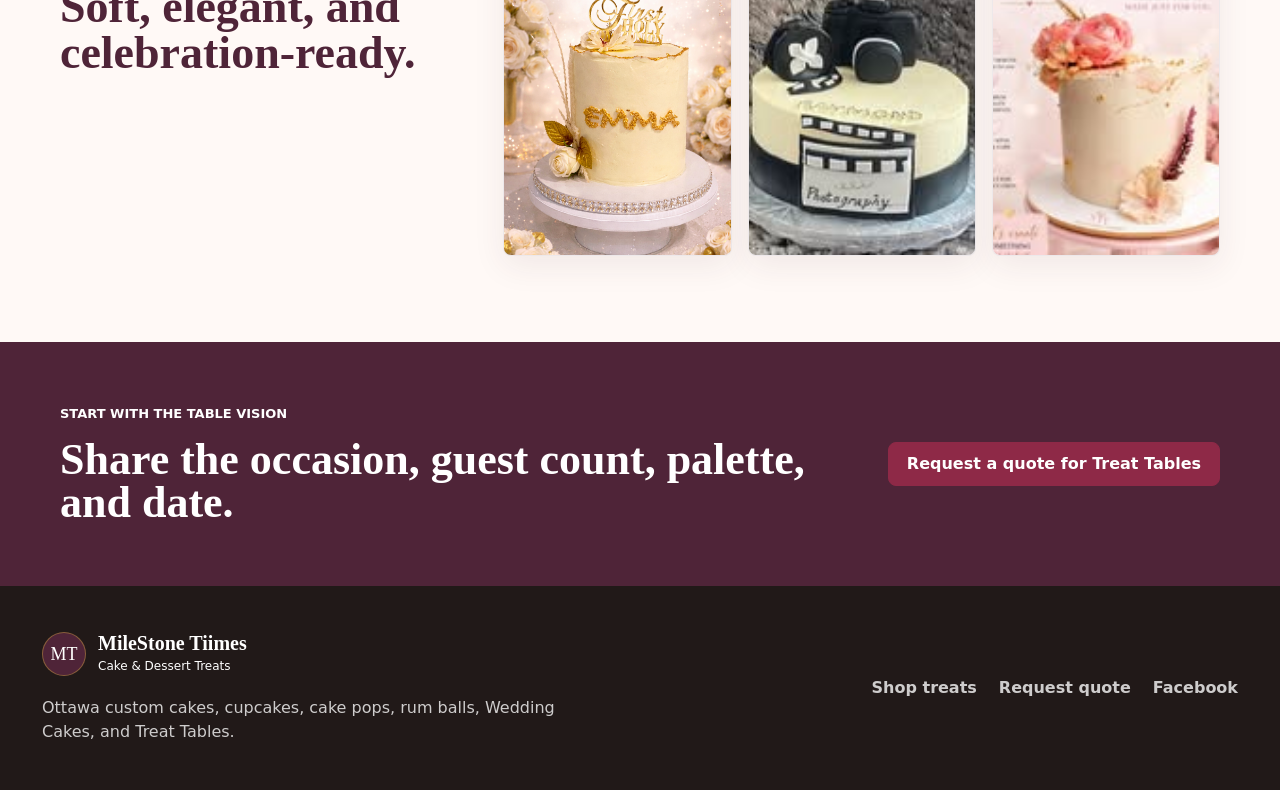
<file: wedding-shower-tables.html>
<!doctype html>
<html lang="en">
  <head>
    <meta charset="utf-8">
    <meta name="viewport" content="width=device-width, initial-scale=1">
    <title>Treat Tables | MileStone Tiimes</title>
    <meta
      name="description"
      content="Elegant cakes and Treat Tables for weddings, bridal showers, baby showers, and polished celebration moments in Ottawa."
    >
    <meta property="og:title" content="Treat Tables | MileStone Tiimes">
    <meta
      property="og:description"
      content="Plan elegant cakes and coordinated Treat Tables for weddings and showers."
    >
    <meta property="og:image" content="assets/images/wedding-shower-cake-placeholder.png">
    <link rel="stylesheet" href="styles.css">
  </head>
  <body class="path-page">
    <header class="site-header" data-header>
      <a class="brand" href="index.html#top" aria-label="MileStone Tiimes home">
        <span class="brand-mark">MT</span>
        <span>
          <strong>MileStone Tiimes</strong>
          <small>Cake & Dessert Treats</small>
        </span>
      </a>

      <button class="nav-toggle" type="button" aria-expanded="false" aria-controls="site-nav">
        <span class="sr-only">Open menu</span>
        <span></span>
        <span></span>
      </button>

      <nav class="site-nav" id="site-nav" aria-label="Primary navigation">
        <a href="index.html#milestones">Milestones</a>
        <a href="index.html#shop">Cakes &amp; Treats</a>
        <a href="index.html#treat-box">Treat Box</a>
        <a href="index.html#custom">Custom Quote</a>
        <a href="index.html#how-orders-work">How Orders Work</a>
        <a href="index.html#contact">Contact</a>
      </nav>

      <a class="button button-primary header-cta" href="index.html#custom">Request quote</a>
    </header>

    <main id="top">
      <section class="path-hero">
        <div class="path-hero-copy">
          <a class="text-link" href="index.html#milestones">Back to shop by milestone</a>
          <p class="section-kicker">02 Treat Tables</p>
          <h1>Dessert moments that feel composed, graceful, and event-ready.</h1>
          <p>
            For weddings, bridal showers, baby showers, and intimate receptions,
            MileStone Tiimes can shape cakes and Treat Tables around the palette,
            guest count, and flow of the celebration.
          </p>
          <div class="path-actions">
            <a class="button button-primary" href="index.html#custom">Plan Treat Tables</a>
            <a class="button button-soft-outline" href="index.html#shop">Shop treats</a>
          </div>
        </div>
        <figure class="path-hero-image">
          <img src="assets/images/wedding-shower-cake-placeholder.png" alt="Elegant white and gold celebration cake by MileStone Tiimes">
        </figure>
      </section>

      <section class="section path-section" aria-labelledby="wedding-plan-title">
        <div class="path-section-heading">
          <p class="section-kicker">Treat Tables planning</p>
          <h2 id="wedding-plan-title">Designed around palette, people, and presentation.</h2>
        </div>
        <div class="path-feature-grid">
          <article>
            <h3>Palette-led desserts</h3>
            <p>Coordinate colors, textures, metallics, florals, toppers, and finishing details around the event design.</p>
          </article>
          <article>
            <h3>Guest-count thinking</h3>
            <p>Use servings, timing, and table plans to shape the right mix of cake, cupcakes, cake pops, and custom treats.</p>
          </article>
          <article>
            <h3>Quote-first confidence</h3>
            <p>Treat Tables are reviewed before confirmation so the scope, servings, and display style are clear.</p>
          </article>
        </div>
      </section>

      <section class="section path-gallery-section" aria-labelledby="wedding-gallery-title">
        <div>
          <p class="section-kicker">Visual direction</p>
          <h2 id="wedding-gallery-title">Soft, elegant, and celebration-ready.</h2>
        </div>
        <div class="path-gallery">
          <img src="assets/images/wedding-shower-cake-placeholder.png" alt="White and gold cake with floral styling">
          <img src="assets/images/celebration-detail.jpg" alt="MileStone Tiimes celebration dessert detail">
          <img src="assets/images/cake-square.jpg" alt="Custom cake design for a premium celebration">
        </div>
      </section>

      <section class="path-cta" aria-label="Start wedding or shower request">
        <div>
          <p class="section-kicker">Start with the table vision</p>
          <h2>Share the occasion, guest count, palette, and date.</h2>
        </div>
        <a class="button button-primary" href="index.html#custom">Request a quote for Treat Tables</a>
      </section>
    </main>

    <footer class="site-footer" id="contact">
      <div>
        <a class="brand footer-brand" href="index.html#top" aria-label="MileStone Tiimes home">
          <span class="brand-mark">MT</span>
          <span>
            <strong>MileStone Tiimes</strong>
            <small>Cake & Dessert Treats</small>
          </span>
        </a>
        <p>Ottawa custom cakes, cupcakes, cake pops, rum balls, Wedding Cakes, and Treat Tables.</p>
      </div>
      <div class="footer-links">
        <a href="index.html#shop">Shop treats</a>
        <a href="index.html#custom">Request quote</a>
        <a href="https://www.facebook.com/people/MileStone-Tiimes/100064224105993/" target="_blank" rel="noreferrer">Facebook</a>
      </div>
    </footer>

    <div class="mobile-action-bar" aria-label="Quick actions">
      <a href="index.html#shop">Shop treats</a>
      <a href="index.html#custom">Custom request</a>
    </div>

    <script>
      const header = document.querySelector("[data-header]");
      const navToggle = document.querySelector(".nav-toggle");
      navToggle.addEventListener("click", () => {
        const isOpen = header.classList.toggle("nav-open");
        navToggle.setAttribute("aria-expanded", String(isOpen));
      });
    </script>
  </body>
</html>
</file>
<file: styles.css>
:root {
  --ink: #211918;
  --muted: #6c5d5a;
  --paper: #fff9f6;
  --white: #ffffff;
  --blush: #f7d7dc;
  --rose: #be5d78;
  --plum: #4f2438;
  --berry: #8e2947;
  --mint: #d7e7df;
  --sage: #5c7568;
  --gold: #b98d3f;
  --shadow: 0 18px 50px rgba(79, 36, 56, 0.16);
  --radius: 8px;
  color-scheme: light;
}

* {
  box-sizing: border-box;
}

html {
  scroll-behavior: smooth;
}

body {
  margin: 0;
  color: var(--ink);
  background: var(--paper);
  font-family: Inter, ui-sans-serif, system-ui, -apple-system, BlinkMacSystemFont, "Segoe UI", sans-serif;
  font-size: 16px;
  line-height: 1.5;
}

body.has-confirmation {
  overflow: hidden;
}

img {
  display: block;
  max-width: 100%;
}

a {
  color: inherit;
  text-decoration: none;
}

button,
input,
select,
textarea {
  font: inherit;
}

button {
  cursor: pointer;
}

.sr-only {
  position: absolute;
  width: 1px;
  height: 1px;
  padding: 0;
  margin: -1px;
  overflow: hidden;
  clip: rect(0, 0, 0, 0);
  white-space: nowrap;
  border: 0;
}

.site-header {
  position: sticky;
  top: 0;
  z-index: 20;
  display: grid;
  grid-template-columns: auto 1fr auto;
  align-items: center;
  gap: 24px;
  min-height: 76px;
  padding: 14px 42px;
  background: rgba(255, 249, 246, 0.94);
  border-bottom: 1px solid rgba(79, 36, 56, 0.1);
  backdrop-filter: blur(14px);
}

.brand {
  display: inline-flex;
  align-items: center;
  gap: 12px;
  min-width: 0;
}

.brand-mark {
  display: grid;
  width: 44px;
  height: 44px;
  place-items: center;
  color: var(--white);
  background: var(--plum);
  border: 1px solid rgba(185, 141, 63, 0.55);
  border-radius: 50%;
  font-family: Georgia, "Times New Roman", serif;
  font-size: 18px;
}

.brand strong {
  display: block;
  font-family: Georgia, "Times New Roman", serif;
  font-size: 20px;
  line-height: 1;
}

.brand small {
  display: block;
  margin-top: 4px;
  color: var(--muted);
  font-size: 12px;
}

.site-nav {
  display: flex;
  justify-content: center;
  gap: 24px;
  color: var(--muted);
  font-size: 15px;
}

.site-nav a {
  padding: 8px 0;
}

.site-nav a:hover,
.site-nav a:focus-visible {
  color: var(--berry);
}

.nav-toggle {
  display: none;
  width: 42px;
  height: 42px;
  place-items: center;
  background: transparent;
  border: 1px solid rgba(79, 36, 56, 0.2);
  border-radius: 50%;
}

.nav-toggle span:not(.sr-only) {
  display: block;
  width: 18px;
  height: 2px;
  background: var(--ink);
}

.cart-button,
.button {
  display: inline-flex;
  align-items: center;
  justify-content: center;
  min-height: 44px;
  padding: 12px 18px;
  border: 1px solid transparent;
  border-radius: var(--radius);
  font-weight: 700;
  line-height: 1.1;
  transition: transform 180ms ease, border-color 180ms ease, background 180ms ease, color 180ms ease;
}

.cart-button {
  gap: 10px;
  color: var(--white);
  background: var(--berry);
  border-color: var(--berry);
}

.cart-button strong {
  display: grid;
  min-width: 24px;
  height: 24px;
  place-items: center;
  color: var(--berry);
  background: var(--white);
  border-radius: 50%;
  font-size: 13px;
}

.button:hover,
.button:focus-visible,
.cart-button:hover,
.cart-button:focus-visible {
  transform: translateY(-1px);
}

.button-primary {
  color: var(--white);
  background: var(--berry);
  border-color: var(--berry);
}

.button-soft {
  color: var(--ink);
  background: rgba(255, 255, 255, 0.84);
  border-color: rgba(255, 255, 255, 0.7);
}

.button-soft-outline {
  color: var(--plum);
  background: transparent;
  border-color: rgba(79, 36, 56, 0.24);
}

.button-dark {
  color: var(--white);
  background: var(--ink);
  border-color: var(--ink);
}

.text-link {
  color: var(--berry);
  font-weight: 700;
  text-decoration: underline;
  text-underline-offset: 5px;
}

.hero {
  position: relative;
  min-height: 590px;
  overflow: hidden;
  isolation: isolate;
  background: var(--plum);
}

.hero-media,
.hero-overlay {
  position: absolute;
  inset: 0;
}

.hero-media img {
  width: 100%;
  height: 100%;
  object-fit: cover;
  object-position: center;
  filter: saturate(0.98);
}

.hero-overlay {
  z-index: 1;
  background:
    linear-gradient(90deg, rgba(33, 25, 24, 0.82) 0%, rgba(79, 36, 56, 0.54) 45%, rgba(255, 249, 246, 0.12) 100%),
    linear-gradient(0deg, rgba(33, 25, 24, 0.28), rgba(33, 25, 24, 0.06));
}

.hero-inner {
  position: relative;
  z-index: 2;
  width: min(1160px, calc(100% - 40px));
  min-height: 590px;
  margin: 0 auto;
  display: flex;
  flex-direction: column;
  justify-content: center;
  padding: 76px 0 56px;
  color: var(--white);
}

.eyebrow,
.section-kicker,
.product-type {
  margin: 0 0 12px;
  color: var(--gold);
  font-size: 13px;
  font-weight: 800;
  text-transform: uppercase;
}

.hero h1,
.section h2 {
  margin: 0;
  font-family: Georgia, "Times New Roman", serif;
  font-weight: 700;
  line-height: 0.96;
}

.hero h1 {
  max-width: 720px;
  font-size: 78px;
}

.hero-copy {
  max-width: 610px;
  margin: 22px 0 0;
  font-size: 22px;
  color: rgba(255, 255, 255, 0.88);
}

.hero-actions {
  display: flex;
  flex-wrap: wrap;
  gap: 14px;
  margin-top: 32px;
}

.hero-facts {
  display: grid;
  grid-template-columns: repeat(3, minmax(0, 1fr));
  gap: 1px;
  width: min(720px, 100%);
  margin: 42px 0 0;
  overflow: hidden;
  border: 1px solid rgba(255, 255, 255, 0.34);
  border-radius: var(--radius);
  background: rgba(255, 255, 255, 0.22);
}

.hero-facts div {
  padding: 18px;
  background: rgba(33, 25, 24, 0.32);
}

.hero-facts dt {
  color: rgba(255, 255, 255, 0.72);
  font-size: 13px;
}

.hero-facts dd {
  margin: 5px 0 0;
  line-height: 1.25;
  font-weight: 800;
}

.order-strip {
  display: grid;
  grid-template-columns: repeat(3, 1fr);
  background: var(--ink);
  color: var(--white);
}

.order-strip a {
  display: block;
  padding: 24px 42px;
  border-right: 1px solid rgba(255, 255, 255, 0.16);
}

.order-strip a:last-child {
  border-right: 0;
}

.order-strip strong,
.order-strip span {
  display: block;
}

.order-strip span {
  margin-top: 5px;
  color: rgba(255, 255, 255, 0.68);
  font-size: 14px;
}

.section {
  width: min(1160px, calc(100% - 40px));
  margin: 0 auto;
  padding: 86px 0;
}

.intro-band {
  padding-bottom: 48px;
}

.trust-strip {
  display: grid;
  grid-template-columns: repeat(3, 1fr);
  width: min(1160px, calc(100% - 40px));
  margin: 0 auto 12px;
  overflow: hidden;
  background: var(--white);
  border: 1px solid rgba(79, 36, 56, 0.1);
  border-radius: var(--radius);
  box-shadow: 0 12px 32px rgba(79, 36, 56, 0.08);
}

.trust-strip div {
  padding: 22px;
  border-right: 1px solid rgba(79, 36, 56, 0.1);
}

.trust-strip div:last-child {
  border-right: 0;
}

.trust-strip strong,
.trust-strip span {
  display: block;
}

.trust-strip strong {
  color: var(--plum);
  font-family: Georgia, "Times New Roman", serif;
  font-size: 22px;
  line-height: 1.1;
}

.trust-strip span {
  margin-top: 8px;
  color: var(--muted);
  font-size: 14px;
}

.intro-grid,
.split-layout,
.checkout-grid,
.founder-section {
  display: grid;
  grid-template-columns: minmax(0, 1fr) minmax(320px, 0.86fr);
  gap: 56px;
  align-items: start;
}

.intro-grid h2,
.custom-copy h2,
.checkout-section h2,
.founder-section h2,
.process-section h2,
.faq-section h2,
.section-heading h2 {
  font-size: 48px;
}

.intro-copy,
.custom-copy p,
.checkout-section p,
.founder-section p,
.process-grid p,
.occasion-grid p,
.faq-list p,
.product-body p {
  color: var(--muted);
}

.section-heading {
  display: flex;
  align-items: end;
  justify-content: space-between;
  gap: 24px;
  margin-bottom: 28px;
}

.filter-controls {
  display: inline-flex;
  gap: 6px;
  padding: 5px;
  background: var(--white);
  border: 1px solid rgba(79, 36, 56, 0.12);
  border-radius: var(--radius);
  box-shadow: 0 10px 28px rgba(79, 36, 56, 0.07);
}

.filter-button {
  min-width: 70px;
  min-height: 38px;
  padding: 8px 12px;
  color: var(--muted);
  background: transparent;
  border: 0;
  border-radius: 6px;
  font-weight: 700;
}

.filter-button.is-active {
  color: var(--white);
  background: var(--plum);
}

.product-grid {
  display: grid;
  grid-template-columns: repeat(3, minmax(0, 1fr));
  gap: 18px;
}

.services-grid {
  grid-template-columns: minmax(0, 680px);
  justify-content: center;
}

.services-grid .product-card-wide {
  grid-column: auto;
}

.service-feature-card img {
  aspect-ratio: 4 / 3;
}

.occasion-section {
  padding-top: 58px;
}

.milestone-grid {
  display: grid;
  grid-template-columns: repeat(3, minmax(0, 1fr));
  gap: 16px;
}

.milestone-grid article,
.milestone-image {
  display: flex;
  min-height: 100%;
  background: var(--white);
  border: 1px solid rgba(79, 36, 56, 0.1);
  border-radius: var(--radius);
  box-shadow: 0 10px 32px rgba(79, 36, 56, 0.07);
}

.milestone-grid article {
  padding: 24px;
  flex-direction: column;
}

.milestone-image {
  margin: 0;
  overflow: hidden;
}

.milestone-image img {
  width: 100%;
  height: 100%;
  min-height: 320px;
  object-fit: cover;
}

.milestone-grid span {
  width: max-content;
  margin-bottom: 18px;
  padding: 6px 10px;
  color: var(--plum);
  background: var(--blush);
  border-radius: 999px;
  font-size: 12px;
  font-weight: 900;
  text-transform: uppercase;
}

.milestone-grid h3 {
  margin: 0;
  font-family: Georgia, "Times New Roman", serif;
  font-size: 24px;
  line-height: 1.12;
}

.milestone-grid p {
  margin: 12px 0 22px;
  color: var(--muted);
}

.milestone-grid .button {
  margin-top: auto;
}

.product-card {
  display: flex;
  min-height: 100%;
  overflow: hidden;
  background: var(--white);
  border: 1px solid rgba(79, 36, 56, 0.1);
  border-radius: var(--radius);
  box-shadow: 0 10px 32px rgba(79, 36, 56, 0.08);
  flex-direction: column;
}

.product-card.is-hidden {
  display: none;
}

.product-card img {
  width: 100%;
  aspect-ratio: 1 / 0.82;
  object-fit: cover;
}

.product-card-wide {
  grid-column: span 2;
  display: grid;
  grid-template-columns: 0.92fr 1fr;
}

.product-card-wide img {
  height: 100%;
  aspect-ratio: auto;
}

.cake-showcase-card .cake-gallery {
  display: grid;
  grid-template-columns: repeat(3, minmax(0, 1fr));
  grid-auto-rows: minmax(96px, 1fr);
  gap: 6px;
  min-height: 430px;
  padding: 8px;
  background: #fffdfb;
}

.cake-showcase-card .cake-gallery img {
  width: 100%;
  height: 100%;
  min-height: 0;
  object-fit: cover;
  border-radius: 6px;
}

.cake-showcase-card .cake-gallery-feature {
  grid-column: span 2;
  grid-row: span 2;
}

.product-body {
  display: flex;
  height: 100%;
  padding: 24px;
  flex-direction: column;
}

.product-body h3,
.quote-form h3,
.checkout-form h3,
.occasion-grid h3,
.process-grid h3 {
  margin: 0;
  font-family: Georgia, "Times New Roman", serif;
  font-size: 26px;
  line-height: 1.1;
}

.product-body p {
  margin: 14px 0;
}

.product-body ul {
  display: grid;
  gap: 7px;
  margin: 0 0 24px;
  padding: 0;
  color: var(--muted);
  list-style: none;
}

.product-body li {
  display: flex;
  gap: 8px;
}

.product-body li::before {
  content: "";
  width: 7px;
  height: 7px;
  margin-top: 9px;
  border-radius: 50%;
  background: var(--sage);
  flex: 0 0 auto;
}

.product-body .button {
  margin-top: auto;
}

.treat-box-section {
  margin-top: 58px;
  padding-top: 58px;
  border-top: 1px solid rgba(79, 36, 56, 0.12);
}

.treat-box-layout {
  display: grid;
  grid-template-columns: minmax(0, 0.74fr) minmax(320px, 1fr);
  gap: 56px;
  align-items: start;
}

.treat-box-layout h2 {
  margin: 0;
  color: var(--plum);
  font-family: Georgia, "Times New Roman", serif;
  font-size: 48px;
  line-height: 0.98;
}

.treat-box-layout p {
  color: var(--muted);
}

.treat-box-note {
  display: grid;
  gap: 6px;
  margin-top: 28px;
  padding: 18px;
  background: var(--white);
  border: 1px solid rgba(79, 36, 56, 0.1);
  border-radius: var(--radius);
  box-shadow: 0 10px 32px rgba(79, 36, 56, 0.07);
}

.treat-box-note strong {
  color: var(--berry);
  font-family: Georgia, "Times New Roman", serif;
  font-size: 28px;
}

.treat-box-note span {
  color: var(--muted);
}

.treat-box-builder {
  display: grid;
  gap: 16px;
  padding: 26px;
  background: var(--white);
  border: 1px solid rgba(79, 36, 56, 0.1);
  border-radius: var(--radius);
  box-shadow: var(--shadow);
}

.treat-box-builder fieldset {
  display: grid;
  gap: 10px;
  margin: 0;
  padding: 18px;
  border: 1px solid rgba(79, 36, 56, 0.12);
  border-radius: var(--radius);
}

.treat-box-builder legend {
  padding: 0 8px;
  color: var(--plum);
  font-family: Georgia, "Times New Roman", serif;
  font-size: 22px;
  font-weight: 700;
}

.treat-option {
  display: flex;
  align-items: center;
  gap: 12px;
  min-height: 42px;
  padding: 10px 12px;
  color: var(--ink);
  background: var(--paper);
  border: 1px solid rgba(79, 36, 56, 0.1);
  border-radius: 6px;
  font-weight: 800;
}

.treat-option input {
  width: 18px;
  min-height: 18px;
  accent-color: var(--berry);
}

.custom-section {
  width: auto;
  margin: 0;
  padding: 92px max(20px, calc((100% - 1160px) / 2));
  background: var(--mint);
}

.order-notice-copy {
  margin-top: 22px;
  padding: 16px 18px;
  background: rgba(255, 255, 255, 0.56);
  border: 1px solid rgba(92, 117, 104, 0.2);
  border-radius: var(--radius);
}

.order-notice-copy strong {
  color: var(--plum);
}

.notice-grid {
  display: grid;
  grid-template-columns: repeat(2, minmax(0, 1fr));
  gap: 12px;
  margin-top: 32px;
}

.notice-grid div {
  padding: 18px;
  background: rgba(255, 255, 255, 0.62);
  border: 1px solid rgba(92, 117, 104, 0.2);
  border-radius: var(--radius);
}

.notice-grid strong,
.notice-grid span {
  display: block;
}

.notice-grid strong {
  color: var(--plum);
  font-family: Georgia, "Times New Roman", serif;
  font-size: 28px;
}

.notice-grid span {
  margin-top: 4px;
  color: #486156;
  font-size: 14px;
}

.quote-form,
.checkout-form {
  display: grid;
  gap: 16px;
  padding: 28px;
  background: var(--white);
  border: 1px solid rgba(79, 36, 56, 0.1);
  border-radius: var(--radius);
  box-shadow: var(--shadow);
}

label {
  display: grid;
  gap: 8px;
  color: var(--plum);
  font-weight: 700;
}

.field-row {
  display: grid;
  grid-template-columns: repeat(2, minmax(0, 1fr));
  gap: 14px;
}

.form-subhead {
  margin: 6px 0 -4px;
  color: var(--sage);
  font-size: 13px;
  font-weight: 900;
  text-transform: uppercase;
}

input,
select,
textarea {
  width: 100%;
  min-height: 48px;
  padding: 12px 14px;
  color: var(--ink);
  background: #fffdfb;
  border: 1px solid rgba(79, 36, 56, 0.2);
  border-radius: 6px;
}

textarea {
  resize: vertical;
}

input:focus,
select:focus,
textarea:focus,
button:focus-visible,
a:focus-visible {
  outline: 3px solid rgba(185, 141, 63, 0.45);
  outline-offset: 3px;
}

.form-note {
  min-height: 24px;
  margin: 0;
  color: var(--sage);
  font-weight: 700;
}

.form-note a {
  color: var(--berry);
  text-decoration: underline;
  text-underline-offset: 4px;
}

.handoff-panel {
  display: grid;
  gap: 14px;
  padding: 18px;
  background: #fff9f6;
  border: 1px solid rgba(92, 117, 104, 0.25);
  border-radius: var(--radius);
}

.handoff-panel.is-hidden {
  display: none;
}

.handoff-panel p {
  margin: 0;
  color: var(--plum);
  font-weight: 800;
}

.handoff-actions {
  display: flex;
  flex-wrap: wrap;
  gap: 10px;
}

.handoff-actions .button {
  min-height: 40px;
  padding: 10px 13px;
  font-size: 14px;
}

.handoff-panel textarea {
  min-height: 150px;
  color: var(--muted);
  font-family: ui-monospace, SFMono-Regular, Consolas, "Liberation Mono", monospace;
  font-size: 13px;
}

.events-section {
  padding-bottom: 52px;
}

.occasion-grid {
  display: grid;
  grid-template-columns: repeat(3, minmax(0, 1fr));
  gap: 18px;
}

.occasion-card,
.process-grid article {
  padding: 26px;
  background: var(--white);
  border: 1px solid rgba(79, 36, 56, 0.1);
  border-radius: var(--radius);
  box-shadow: 0 10px 32px rgba(79, 36, 56, 0.07);
}

.occasion-card {
  display: flex;
  min-height: 100%;
  flex-direction: column;
}

.occasion-card:hover,
.occasion-card:focus-visible {
  border-color: rgba(142, 41, 71, 0.34);
  transform: translateY(-2px);
}

.occasion-card span,
.process-grid span {
  display: grid;
  width: 42px;
  height: 42px;
  margin-bottom: 24px;
  place-items: center;
  color: var(--white);
  background: var(--sage);
  border-radius: 50%;
  font-weight: 800;
}

.occasion-card strong {
  width: max-content;
  margin-top: auto;
  color: var(--berry);
  font-size: 14px;
}

.visual-band {
  display: grid;
  grid-template-columns: 1fr 1fr 1fr;
  min-height: 430px;
  background: var(--ink);
}

.visual-band img {
  width: 100%;
  height: 100%;
  object-fit: cover;
}

.process-section h2 {
  max-width: 850px;
  margin-bottom: 30px;
}

.process-grid {
  display: grid;
  grid-template-columns: repeat(4, minmax(0, 1fr));
  gap: 16px;
}

.checkout-section {
  width: auto;
  margin: 0;
  padding: 92px max(20px, calc((100% - 1160px) / 2));
  color: var(--white);
  background: var(--plum);
}

.checkout-section .section-kicker {
  color: var(--blush);
}

.checkout-section p {
  color: rgba(255, 255, 255, 0.76);
}

.checkout-section .checkout-form {
  color: var(--ink);
}

.founder-section {
  align-items: center;
}

.founder-image {
  overflow: hidden;
  border-radius: var(--radius);
  box-shadow: var(--shadow);
}

.founder-image img {
  width: 100%;
  max-height: 620px;
  object-fit: cover;
  object-position: top;
}

.faq-section {
  display: grid;
  grid-template-columns: 0.7fr 1fr;
  gap: 56px;
}

.faq-list {
  display: grid;
  gap: 12px;
}

details {
  background: var(--white);
  border: 1px solid rgba(79, 36, 56, 0.1);
  border-radius: var(--radius);
}

summary {
  padding: 20px 22px;
  color: var(--plum);
  cursor: pointer;
  font-weight: 800;
}

details p {
  margin: 0;
  padding: 0 22px 22px;
}

.site-footer {
  display: grid;
  grid-template-columns: 1fr auto;
  gap: 32px;
  padding: 46px 42px;
  color: rgba(255, 255, 255, 0.78);
  background: var(--ink);
}

.site-footer .brand strong,
.site-footer .brand small {
  color: var(--white);
}

.site-footer p {
  max-width: 520px;
  margin: 20px 0 0;
}

.footer-links {
  display: flex;
  align-items: center;
  gap: 22px;
  font-weight: 700;
}

.cart-drawer {
  position: fixed;
  inset: 0;
  z-index: 50;
  display: flex;
  justify-content: flex-end;
  background: rgba(33, 25, 24, 0.4);
  opacity: 0;
  visibility: hidden;
  transition: opacity 180ms ease, visibility 180ms ease;
}

.cart-drawer.is-open {
  opacity: 1;
  visibility: visible;
}

.cart-panel {
  width: min(440px, 100%);
  height: 100%;
  padding: 28px;
  overflow: auto;
  background: var(--paper);
  box-shadow: -20px 0 70px rgba(33, 25, 24, 0.24);
  transform: translateX(100%);
  transition: transform 220ms ease;
}

.cart-drawer.is-open .cart-panel {
  transform: translateX(0);
}

.cart-header {
  display: flex;
  justify-content: space-between;
  gap: 16px;
  align-items: start;
}

.cart-header h2 {
  margin: 0;
  font-family: Georgia, "Times New Roman", serif;
  font-size: 34px;
}

.close-button {
  width: 42px;
  height: 42px;
  color: var(--ink);
  background: var(--white);
  border: 1px solid rgba(79, 36, 56, 0.14);
  border-radius: 50%;
  font-weight: 900;
}

.cart-items {
  display: grid;
  gap: 12px;
  margin: 28px 0;
}

.cart-line {
  display: grid;
  grid-template-columns: 1fr auto;
  gap: 14px;
  align-items: center;
  padding: 16px;
  background: var(--white);
  border: 1px solid rgba(79, 36, 56, 0.1);
  border-radius: var(--radius);
}

.cart-line strong,
.cart-line span {
  display: block;
}

.cart-line span {
  color: var(--muted);
  font-size: 14px;
}

.cart-line small {
  display: block;
  margin-top: 6px;
  color: var(--muted);
  font-size: 12px;
  line-height: 1.35;
}

.quantity-controls {
  display: inline-flex;
  align-items: center;
  gap: 8px;
}

.quantity-controls button {
  width: 32px;
  height: 32px;
  background: var(--paper);
  border: 1px solid rgba(79, 36, 56, 0.18);
  border-radius: 50%;
  font-weight: 900;
}

.empty-cart {
  margin: 0;
  padding: 18px;
  color: var(--muted);
  background: var(--white);
  border: 1px dashed rgba(79, 36, 56, 0.24);
  border-radius: var(--radius);
}

.cart-summary {
  display: grid;
  gap: 14px;
  padding-top: 22px;
  border-top: 1px solid rgba(79, 36, 56, 0.14);
}

.cart-summary p {
  margin: 0;
  color: var(--muted);
}

.confirmation-screen {
  position: fixed;
  inset: 0;
  z-index: 70;
  display: grid;
  padding: 24px;
  place-items: center;
  background: rgba(33, 25, 24, 0.58);
  opacity: 0;
  visibility: hidden;
  transition: opacity 180ms ease, visibility 180ms ease;
}

.confirmation-screen:not(.is-hidden) {
  opacity: 1;
  visibility: visible;
}

.confirmation-panel {
  position: relative;
  display: grid;
  width: min(720px, 100%);
  max-height: min(860px, calc(100vh - 48px));
  gap: 18px;
  padding: 34px;
  overflow: auto;
  background: var(--paper);
  border: 1px solid rgba(185, 141, 63, 0.34);
  border-radius: var(--radius);
  box-shadow: 0 28px 90px rgba(33, 25, 24, 0.34);
}

.confirmation-panel .close-button {
  position: absolute;
  top: 18px;
  right: 18px;
}

.confirmation-panel h2 {
  max-width: 560px;
  margin: 0;
  color: var(--plum);
  font-family: Georgia, "Times New Roman", serif;
  font-size: 44px;
  line-height: 1;
}

.confirmation-panel p {
  margin: 0;
  color: var(--muted);
}

.confirmation-steps {
  display: grid;
  grid-template-columns: repeat(3, minmax(0, 1fr));
  gap: 12px;
}

.confirmation-steps div {
  padding: 16px;
  background: var(--white);
  border: 1px solid rgba(79, 36, 56, 0.1);
  border-radius: var(--radius);
}

.confirmation-steps strong {
  display: grid;
  width: 34px;
  height: 34px;
  margin-bottom: 12px;
  place-items: center;
  color: var(--white);
  background: var(--sage);
  border-radius: 50%;
}

.confirmation-steps span {
  display: block;
  color: var(--muted);
  font-size: 14px;
}

.confirmation-actions {
  padding-top: 4px;
}

.confirmation-panel textarea {
  min-height: 180px;
  color: var(--muted);
  font-family: ui-monospace, SFMono-Regular, Consolas, "Liberation Mono", monospace;
  font-size: 13px;
}

.mobile-action-bar {
  display: none;
}

.path-page {
  background:
    linear-gradient(180deg, rgba(247, 215, 220, 0.55), rgba(255, 249, 246, 0) 360px),
    var(--paper);
}

.header-cta {
  white-space: nowrap;
}

.path-hero {
  display: grid;
  grid-template-columns: minmax(0, 0.88fr) minmax(340px, 0.72fr);
  gap: 58px;
  align-items: center;
  width: min(1160px, calc(100% - 40px));
  min-height: calc(100vh - 76px);
  margin: 0 auto;
  padding: 74px 0;
}

.path-hero-copy {
  max-width: 650px;
}

.path-hero h1,
.path-cta h2 {
  margin: 14px 0 0;
  color: var(--plum);
  font-family: Georgia, "Times New Roman", serif;
  font-size: 62px;
  line-height: 0.98;
}

.path-hero-copy p:not(.section-kicker) {
  margin: 24px 0 0;
  color: var(--muted);
  font-size: 20px;
}

.path-actions {
  display: flex;
  flex-wrap: wrap;
  gap: 12px;
  margin-top: 30px;
}

.path-hero-image {
  min-height: 560px;
  max-height: 760px;
  height: calc(100vh - 150px);
  margin: 0;
  overflow: hidden;
  background: var(--white);
  border: 1px solid rgba(79, 36, 56, 0.1);
  border-radius: var(--radius);
  box-shadow: var(--shadow);
}

.path-hero-image img {
  width: 100%;
  height: 100%;
  object-fit: cover;
}

.path-section-heading {
  max-width: 760px;
  margin-bottom: 28px;
}

.path-section-heading h2,
.path-gallery-section h2 {
  margin: 0;
  color: var(--plum);
  font-family: Georgia, "Times New Roman", serif;
  font-size: 46px;
  line-height: 1;
}

.path-feature-grid {
  display: grid;
  grid-template-columns: repeat(3, minmax(0, 1fr));
  gap: 18px;
}

.path-feature-grid article {
  padding: 26px;
  background: var(--white);
  border: 1px solid rgba(79, 36, 56, 0.1);
  border-radius: var(--radius);
  box-shadow: 0 10px 32px rgba(79, 36, 56, 0.07);
}

.path-feature-grid h3 {
  margin: 0;
  color: var(--plum);
  font-family: Georgia, "Times New Roman", serif;
  font-size: 26px;
  line-height: 1.1;
}

.path-feature-grid p {
  margin: 14px 0 0;
  color: var(--muted);
}

.path-gallery-section {
  display: grid;
  grid-template-columns: minmax(0, 0.56fr) minmax(0, 1fr);
  gap: 42px;
  align-items: start;
}

.path-gallery {
  display: grid;
  grid-template-columns: repeat(auto-fit, minmax(220px, 1fr));
  gap: 16px;
}

.path-gallery img {
  width: 100%;
  aspect-ratio: 3 / 4;
  object-fit: cover;
  background: var(--white);
  border: 1px solid rgba(79, 36, 56, 0.1);
  border-radius: var(--radius);
  box-shadow: 0 10px 32px rgba(79, 36, 56, 0.08);
}

.path-cta {
  display: flex;
  align-items: center;
  justify-content: space-between;
  gap: 28px;
  padding: 62px max(20px, calc((100% - 1160px) / 2));
  color: var(--white);
  background: var(--plum);
}

.path-cta .section-kicker,
.path-cta h2 {
  color: var(--white);
}

.path-cta h2 {
  max-width: 760px;
  font-size: 44px;
}

@media (max-width: 980px) {
  .site-header {
    grid-template-columns: auto auto auto;
    padding: 12px 20px;
  }

  .nav-toggle {
    display: grid;
    gap: 4px;
    justify-self: end;
  }

  .site-nav {
    position: absolute;
    top: 100%;
    left: 0;
    right: 0;
    display: none;
    padding: 18px 20px 24px;
    background: var(--paper);
    border-bottom: 1px solid rgba(79, 36, 56, 0.1);
    flex-direction: column;
    align-items: flex-start;
  }

  .site-header.nav-open .site-nav {
    display: flex;
  }

  .cart-button span {
    display: none;
  }

  .hero,
  .hero-inner {
    min-height: 520px;
  }

  .hero h1 {
    font-size: 56px;
  }

  .hero-copy {
    font-size: 19px;
  }

  .order-strip,
  .trust-strip,
  .intro-grid,
  .path-hero,
  .path-gallery-section,
  .treat-box-layout,
  .split-layout,
  .checkout-grid,
  .founder-section,
  .faq-section {
    grid-template-columns: 1fr;
  }

  .order-strip a {
    border-right: 0;
    border-bottom: 1px solid rgba(255, 255, 255, 0.16);
  }

  .trust-strip div {
    border-right: 0;
    border-bottom: 1px solid rgba(79, 36, 56, 0.1);
  }

  .trust-strip div:last-child {
    border-bottom: 0;
  }

  .section-heading {
    align-items: flex-start;
    flex-direction: column;
  }

  .product-grid,
  .occasion-grid {
    grid-template-columns: repeat(2, minmax(0, 1fr));
  }

  .product-card-wide {
    grid-column: span 2;
  }

  .process-grid,
  .milestone-grid,
  .path-feature-grid {
    grid-template-columns: repeat(2, minmax(0, 1fr));
  }

  .path-hero {
    min-height: auto;
  }

  .path-hero-image {
    height: 680px;
  }
}

@media (max-width: 680px) {
  body {
    font-size: 15px;
  }

  .brand strong {
    font-size: 17px;
  }

  .brand small {
    display: none;
  }

  .brand-mark {
    width: 38px;
    height: 38px;
    font-size: 16px;
  }

  .hero,
  .hero-inner {
    min-height: 500px;
  }

  .hero-inner {
    width: min(100% - 32px, 1160px);
    padding-top: 54px;
    padding-bottom: 36px;
  }

  .hero h1 {
    font-size: 43px;
  }

  .hero-copy {
    font-size: 17px;
  }

  .hero-facts {
    grid-template-columns: 1fr;
    margin-top: 28px;
  }

  .section {
    width: min(100% - 32px, 1160px);
    padding: 60px 0;
  }

  .intro-grid h2,
  .custom-copy h2,
  .checkout-section h2,
  .founder-section h2,
  .process-section h2,
  .faq-section h2,
  .section-heading h2,
  .path-section-heading h2,
  .path-gallery-section h2 {
    font-size: 34px;
  }

  .product-grid,
  .occasion-grid,
  .process-grid,
  .milestone-grid,
  .path-feature-grid,
  .treat-box-layout,
  .notice-grid,
  .visual-band {
    grid-template-columns: 1fr;
  }

  .header-cta {
    display: none;
  }

  .path-hero {
    width: min(100% - 32px, 1160px);
    gap: 34px;
    padding: 48px 0 58px;
  }

  .path-hero h1 {
    font-size: 42px;
  }

  .path-hero-copy p:not(.section-kicker) {
    font-size: 17px;
  }

  .path-hero-image {
    min-height: 0;
    height: 520px;
  }

  .path-gallery-section {
    gap: 28px;
  }

  .path-cta {
    align-items: flex-start;
    padding: 44px 20px 104px;
    flex-direction: column;
  }

  .path-cta h2 {
    font-size: 34px;
  }

  .treat-box-layout h2 {
    font-size: 34px;
  }

  .product-card-wide {
    grid-column: auto;
    display: flex;
  }

  .cake-showcase-card .cake-gallery {
    grid-auto-rows: minmax(78px, 1fr);
    min-height: 360px;
  }

  .filter-controls {
    width: 100%;
    overflow-x: auto;
  }

  .filter-button {
    flex: 1 0 auto;
  }

  .quote-form,
  .checkout-form {
    padding: 20px;
  }

  .field-row {
    grid-template-columns: 1fr;
  }

  .confirmation-screen {
    padding: 12px;
  }

  .confirmation-panel {
    max-height: calc(100vh - 24px);
    padding: 24px;
  }

  .confirmation-panel h2 {
    padding-right: 42px;
    font-size: 34px;
  }

  .confirmation-steps {
    grid-template-columns: 1fr;
  }

  .custom-section,
  .checkout-section {
    padding-top: 64px;
    padding-bottom: 64px;
  }

  .site-footer {
    grid-template-columns: 1fr;
    padding: 36px 20px 92px;
  }

  .footer-links {
    align-items: flex-start;
    flex-direction: column;
  }

  .mobile-action-bar {
    position: fixed;
    left: 12px;
    right: 12px;
    bottom: 12px;
    z-index: 30;
    display: grid;
    grid-template-columns: 1fr 1fr;
    gap: 8px;
    padding: 8px;
    background: rgba(255, 249, 246, 0.94);
    border: 1px solid rgba(79, 36, 56, 0.14);
    border-radius: var(--radius);
    box-shadow: 0 16px 42px rgba(33, 25, 24, 0.18);
    backdrop-filter: blur(12px);
  }

  .mobile-action-bar a {
    display: grid;
    min-height: 42px;
    place-items: center;
    color: var(--white);
    background: var(--berry);
    border-radius: 6px;
    font-size: 14px;
    font-weight: 800;
  }

  .mobile-action-bar a:last-child {
    color: var(--plum);
    background: var(--blush);
  }
}
</file>
